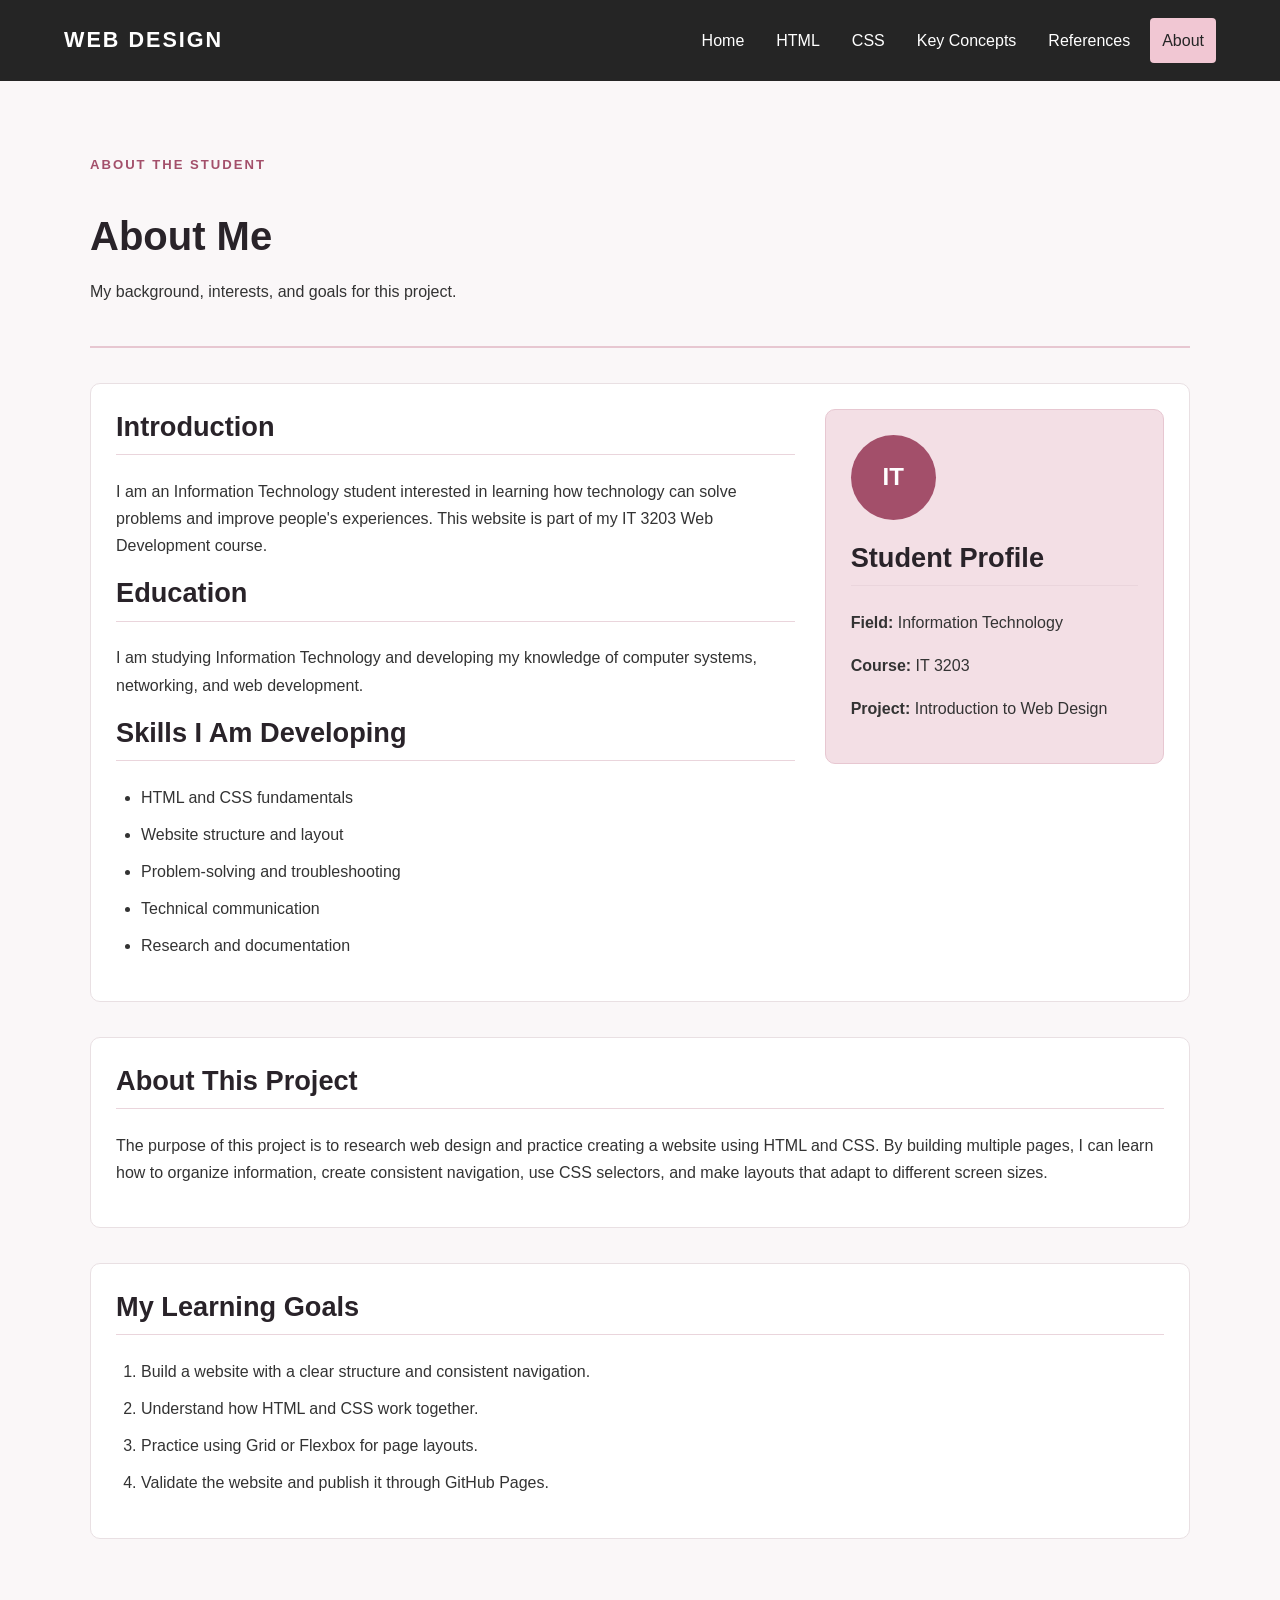
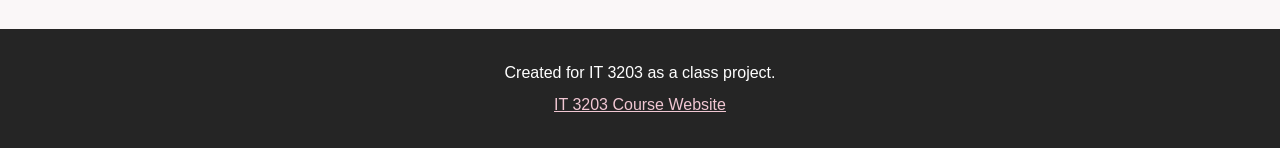
<file: about-me.html>
<!DOCTYPE html>
<html lang="en">
<head>
    <meta charset="UTF-8">
    <meta name="viewport" content="width=device-width, initial-scale=1.0">
    <title> About Me | Understanding Web Design</title>
    <link rel="stylesheet" href="style.css">
</head>
<body>
    <!-- Shared navigation -->
    <header class="site-header">
        <a class="logo" href="index.html">WEB DESIGN</a>
        <nav aria-label="Main navigation">
            <ul class="nav-links">
                <li><a href="index.html">Home</a></li>
                <li><a href="html-structure.html">HTML</a></li>
                <li><a href="css-design.html">CSS</a></li>
                <li><a href="key-concepts.html">Key Concepts</a></li>
                <li><a href="references.html">References</a></li>
                <li><a class="active" href="about.html">About</a></li>
            </ul>
        </nav>
    </header>

    <main class="container">
        <section class="page-heading">
            <p class="eyebrow">ABOUT THE STUDENT</p>
            <h1>About Me</h1>
            <p>My background, interests, and goals for this project.</p>
        </section>

        <section class="content-section about-layout">
            <div>
                <h2>Introduction</h2>
                <p>
                    I am an Information Technology student interested in
                    learning how technology can solve problems and improve
                    people's experiences. This website is part of my IT 3203
                    Web Development course.
                </p>

                <h2>Education</h2>
                <p>
                    I am studying Information Technology and developing my
                    knowledge of computer systems, networking, and web
                    development.
                </p>

                <h2>Skills I Am Developing</h2>
                <ul class="term-list">
                    <li>HTML and CSS fundamentals</li>
                    <li>Website structure and layout</li>
                    <li>Problem-solving and troubleshooting</li>
                    <li>Technical communication</li>
                    <li>Research and documentation</li>
                </ul>
            </div>

            <aside class="profile-card">
                <div class="profile-placeholder" aria-hidden="true">IT</div>
                <h2>Student Profile</h2>
                <p><strong>Field:</strong> Information Technology</p>
                <p><strong>Course:</strong> IT 3203</p>
                <p><strong>Project:</strong> Introduction to Web Design</p>
            </aside>
        </section>

        <section class="content-section">
            <h2>About This Project</h2>
            <p>
                The purpose of this project is to research web design and
                practice creating a website using HTML and CSS. By building
                multiple pages, I can learn how to organize information,
                create consistent navigation, use CSS selectors, and make
                layouts that adapt to different screen sizes.
            </p>
        </section>

        <section class="content-section">
            <h2>My Learning Goals</h2>
            <ol class="term-list">
                <li>Build a website with a clear structure and consistent navigation.</li>
                <li>Understand how HTML and CSS work together.</li>
                <li>Practice using Grid or Flexbox for page layouts.</li>
                <li>Validate the website and publish it through GitHub Pages.</li>
            </ol>
        </section>
    </main>

    <footer class="site-footer">
        <p>Created for IT 3203 as a class project.</p>
        <p><a href="https://ksuweb.github.io/IT3203/" target="_blank"
              rel="noopener noreferrer">IT 3203 Course Website</a></p>
    </footer>
</body>
</html>
</file>
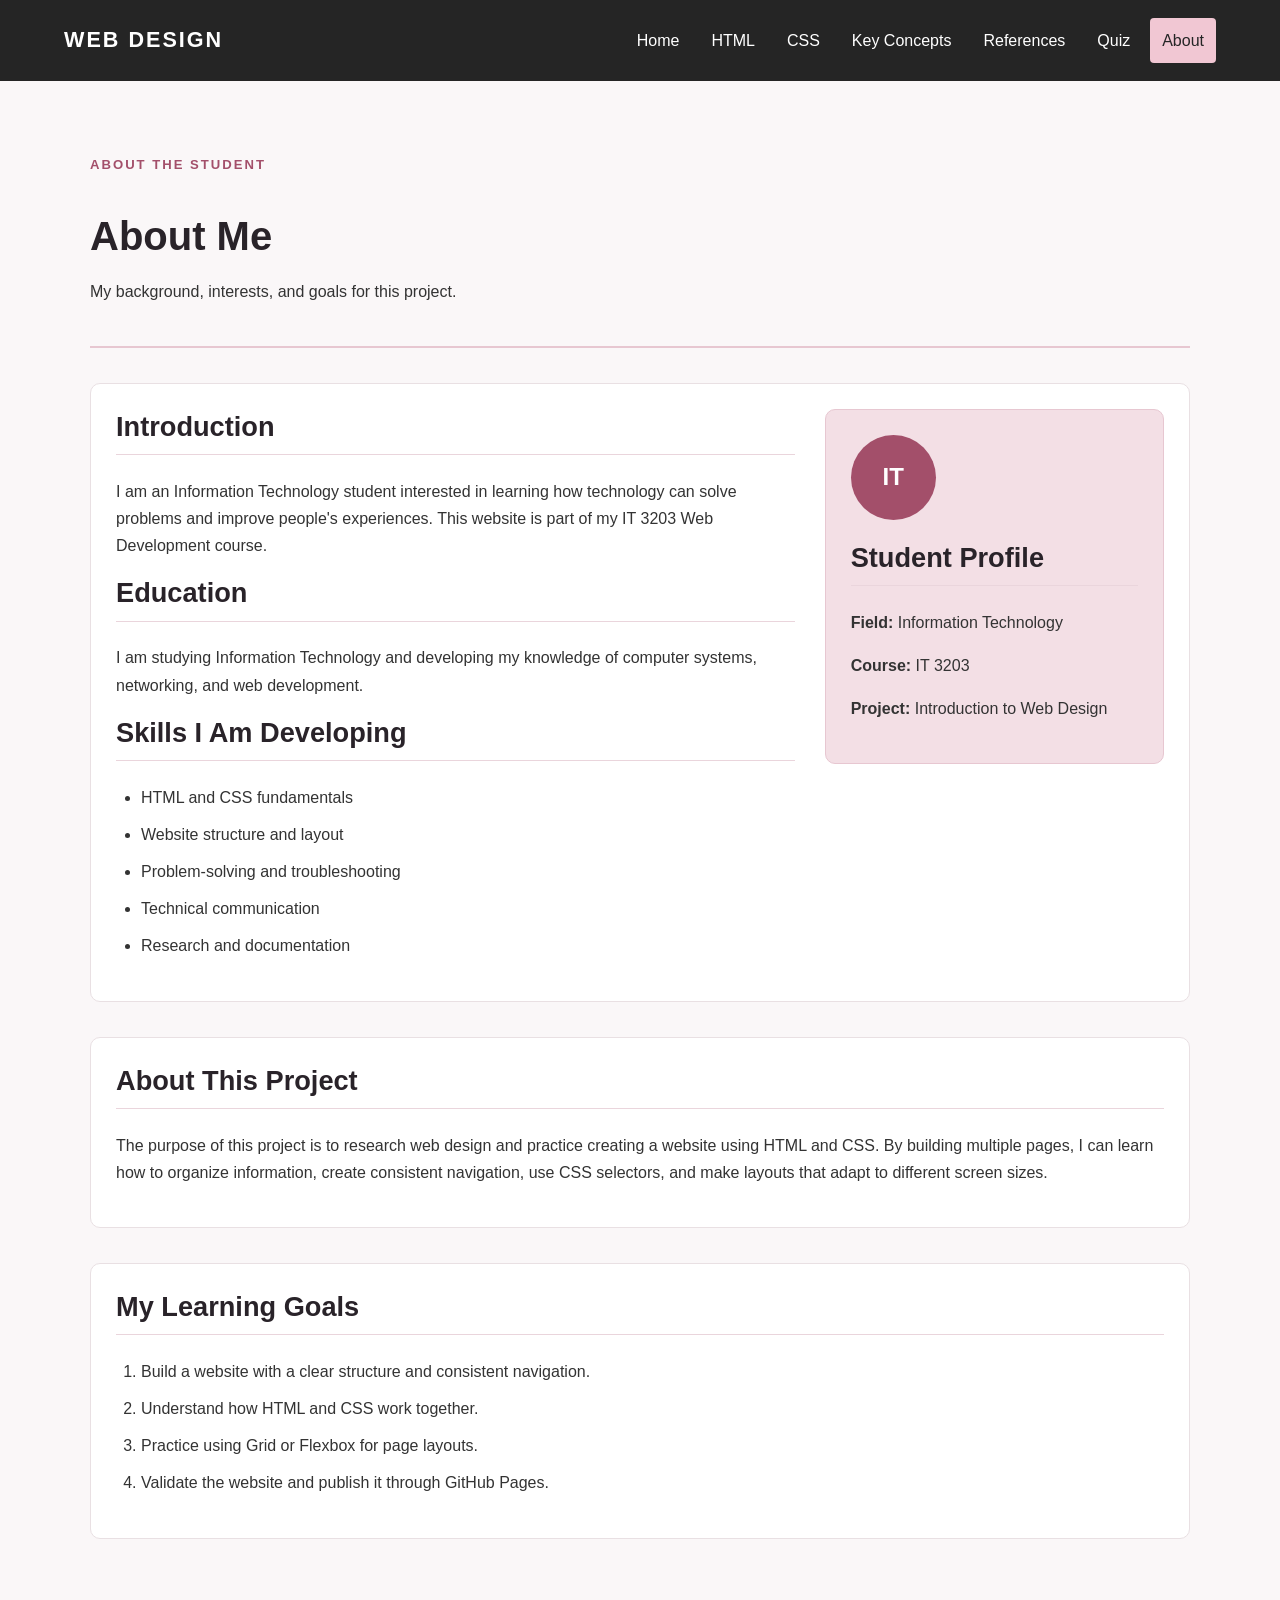
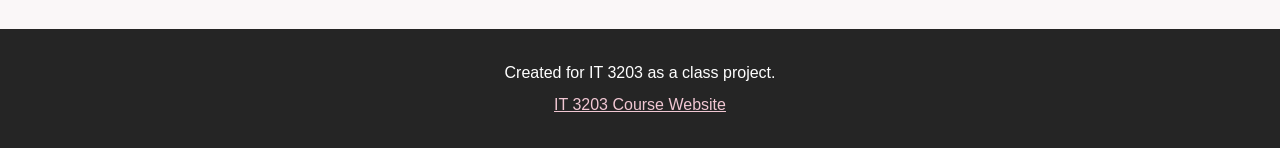
<file: about.html>
<!DOCTYPE html>
<html lang="en">
<head>
    <meta name="viewport" content="width=device-width, initial-scale=1.0">
    <meta charset="UTF-8">
    <meta name="viewport" content="width=device-width, initial-scale=1.0">
    <title> About Me | Understanding Web Design</title>
    <link rel="stylesheet" href="style.css">
</head>
<body>
    <!-- Shared navigation -->
    <header class="site-header">
        <a class="logo" href="index.html">WEB DESIGN</a>
        <nav aria-label="Main navigation">
            <ul class="nav-links">
                <li><a href="index.html">Home</a></li>
                <li><a href="html-structure.html">HTML</a></li>
                <li><a href="css-design.html">CSS</a></li>
                <li><a href="key-concepts.html">Key Concepts</a></li>
                <li><a href="references.html">References</a></li>
                <li><a href="quiz.html">Quiz</a></li>
                <li><a class="active" href="about.html">About</a></li>
            </ul>
        </nav>
    </header>

    <main class="container">
        <section class="page-heading">
            <p class="eyebrow">ABOUT THE STUDENT</p>
            <h1>About Me</h1>
            <p>My background, interests, and goals for this project.</p>
        </section>

        <section class="content-section about-layout">
            <div>
                <h2>Introduction</h2>
                <p>
                    I am an Information Technology student interested in
                    learning how technology can solve problems and improve
                    people's experiences. This website is part of my IT 3203
                    Web Development course.
                </p>

                <h2>Education</h2>
                <p>
                    I am studying Information Technology and developing my
                    knowledge of computer systems, networking, and web
                    development.
                </p>

                <h2>Skills I Am Developing</h2>
                <ul class="term-list">
                    <li>HTML and CSS fundamentals</li>
                    <li>Website structure and layout</li>
                    <li>Problem-solving and troubleshooting</li>
                    <li>Technical communication</li>
                    <li>Research and documentation</li>
                </ul>
            </div>

            <aside class="profile-card">
                <div class="profile-placeholder" aria-hidden="true">IT</div>
                <h2>Student Profile</h2>
                <p><strong>Field:</strong> Information Technology</p>
                <p><strong>Course:</strong> IT 3203</p>
                <p><strong>Project:</strong> Introduction to Web Design</p>
            </aside>
        </section>

        <section class="content-section">
            <h2>About This Project</h2>
            <p>
                The purpose of this project is to research web design and
                practice creating a website using HTML and CSS. By building
                multiple pages, I can learn how to organize information,
                create consistent navigation, use CSS selectors, and make
                layouts that adapt to different screen sizes.
            </p>
        </section>

        <section class="content-section">
            <h2>My Learning Goals</h2>
            <ol class="term-list">
                <li>Build a website with a clear structure and consistent navigation.</li>
                <li>Understand how HTML and CSS work together.</li>
                <li>Practice using Grid or Flexbox for page layouts.</li>
                <li>Validate the website and publish it through GitHub Pages.</li>
            </ol>
        </section>
    </main>

    <footer class="site-footer">
        <p>Created for IT 3203 as a class project.</p>
        <p><a href="https://ksuweb.github.io/IT3203/" target="_blank"
              rel="noopener noreferrer">IT 3203 Course Website</a></p>
    </footer>
</body>
</html>
</file>
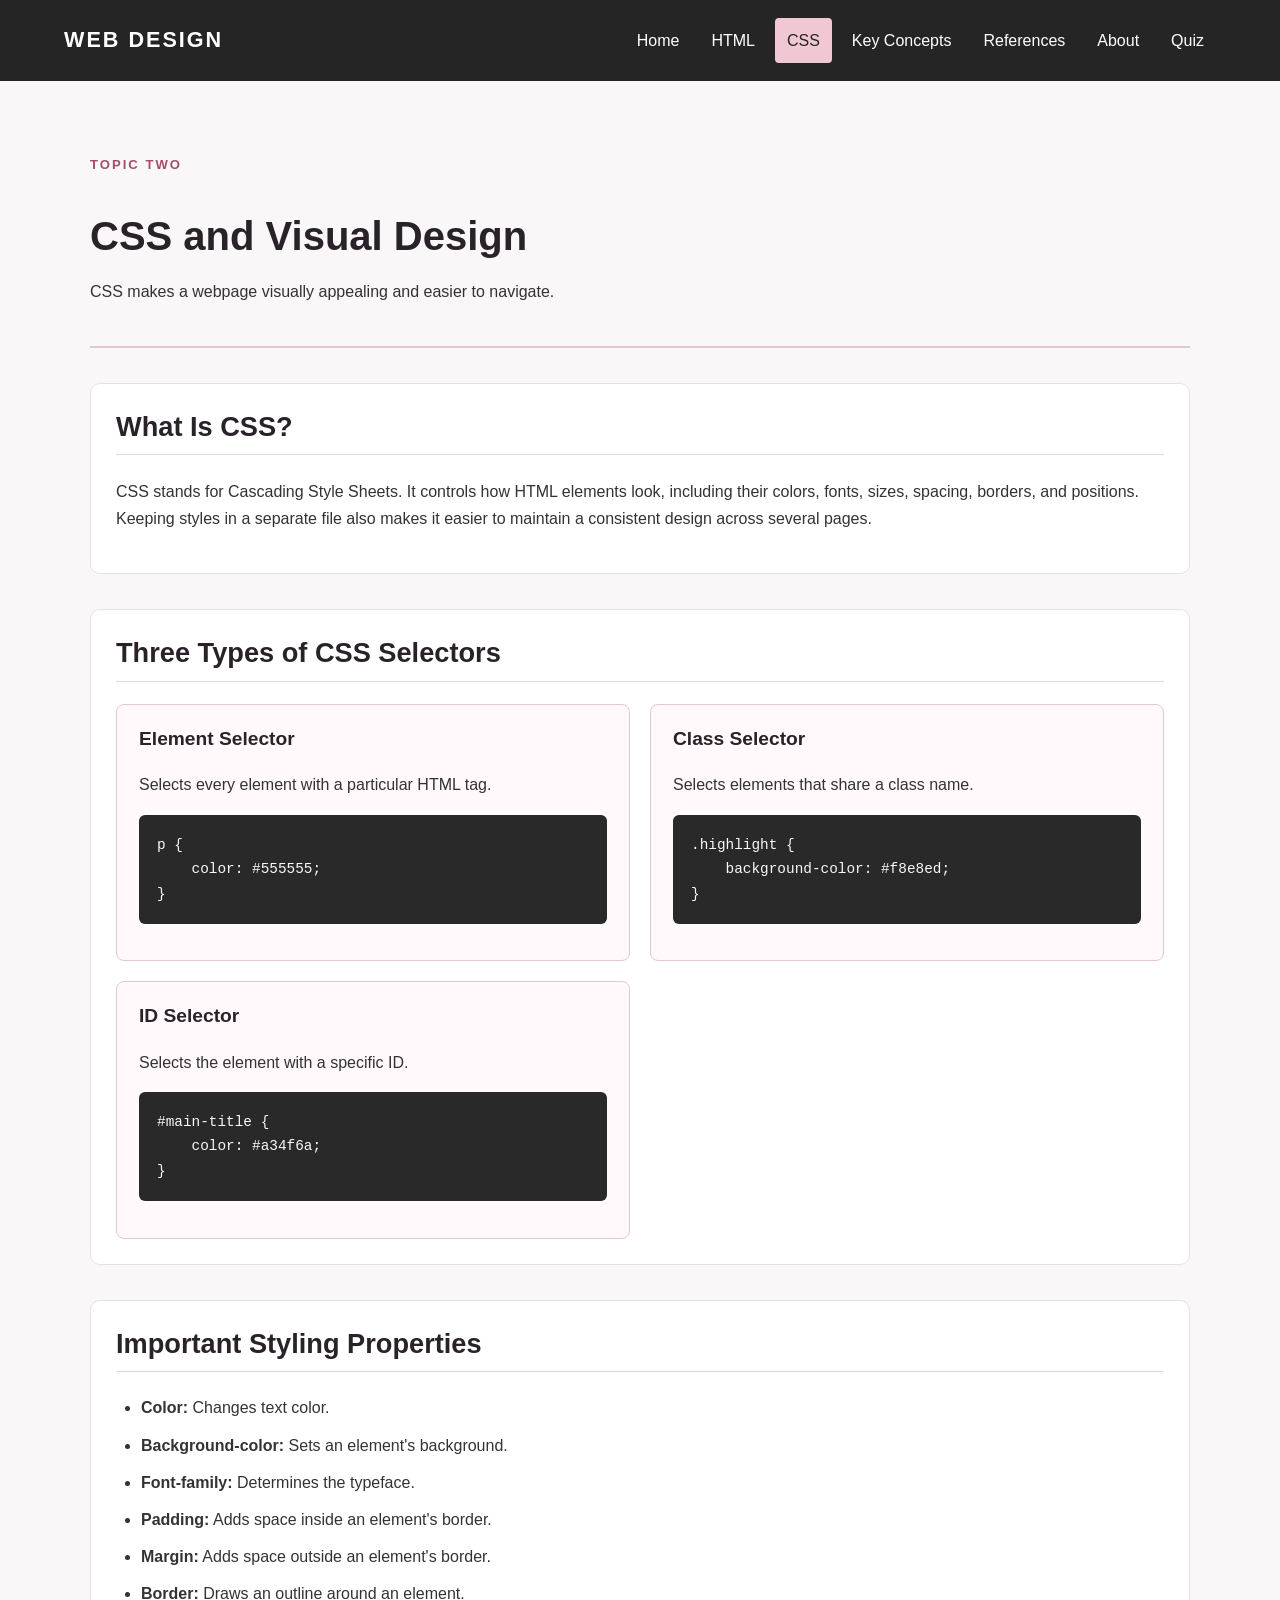
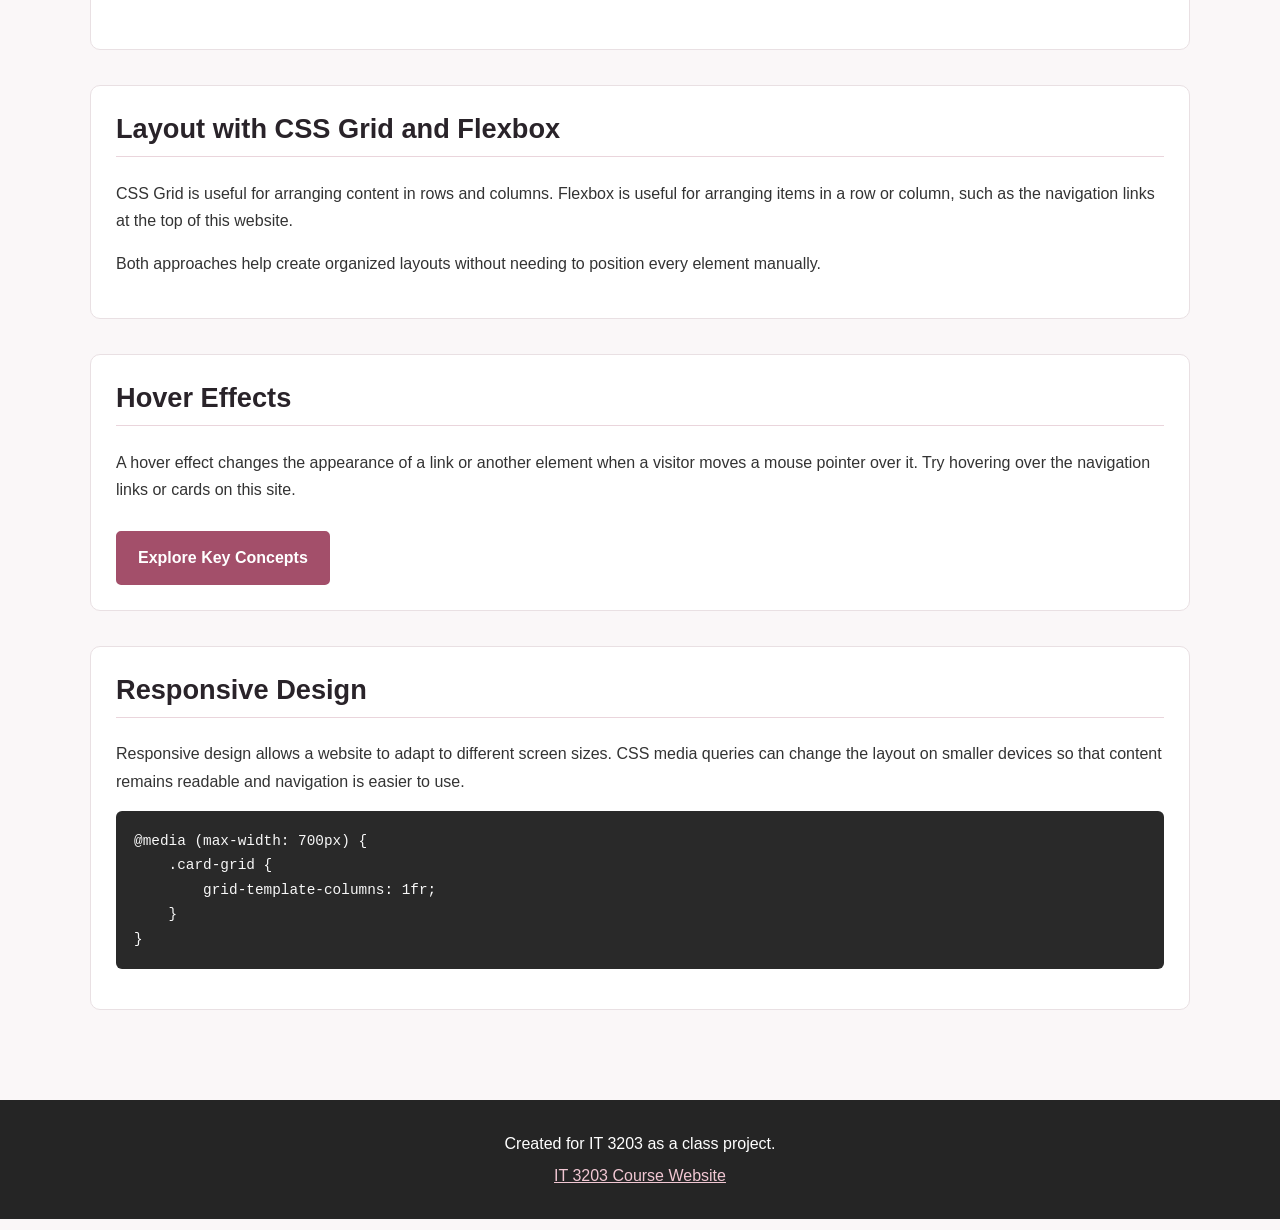
<file: css-design.html>
<!DOCTYPE html>
<html lang="en">
<head>
    <meta name="viewport" content="width=device-width, initial-scale=1.0">
    <meta charset="UTF-8">
    <meta name="viewport" content="width=device-width, initial-scale=1.0">
    <title>CSS and Visual Design | Understanding Web Design</title>
    <link rel="stylesheet" href="style.css">
</head>
<body>
    <!-- Shared navigation -->
    <header class="site-header">
        <a class="logo" href="index.html">WEB DESIGN</a>
        <nav aria-label="Main navigation">
            <ul class="nav-links">
                <li><a href="index.html">Home</a></li>
                <li><a href="html-structure.html">HTML</a></li>
                <li><a class="active" href="css-design.html">CSS</a></li>
                <li><a href="key-concepts.html">Key Concepts</a></li>
                <li><a href="references.html">References</a></li>
                <li><a href="about.html">About</a></li>
                <li><a href="quiz.html">Quiz</a></li>
            </ul>
        </nav>
    </header>

    <main class="container">
        <section class="page-heading">
            <p class="eyebrow">TOPIC TWO</p>
            <h1>CSS and Visual Design</h1>
            <p>CSS makes a webpage visually appealing and easier to navigate.</p>
        </section>

        <section class="content-section">
            <h2>What Is CSS?</h2>
            <p>
                CSS stands for Cascading Style Sheets. It controls how HTML
                elements look, including their colors, fonts, sizes, spacing,
                borders, and positions. Keeping styles in a separate file
                also makes it easier to maintain a consistent design across
                several pages.
            </p>
        </section>

        <section class="content-section">
            <h2>Three Types of CSS Selectors</h2>
            <div class="card-grid">
                <article class="content-card">
                    <h3>Element Selector</h3>
                    <p>Selects every element with a particular HTML tag.</p>
                    <pre><code>p {
    color: #555555;
}</code></pre>
                </article>

                <article class="content-card">
                    <h3>Class Selector</h3>
                    <p>Selects elements that share a class name.</p>
                    <pre><code>.highlight {
    background-color: #f8e8ed;
}</code></pre>
                </article>

                <article class="content-card">
                    <h3>ID Selector</h3>
                    <p>Selects the element with a specific ID.</p>
                    <pre><code>#main-title {
    color: #a34f6a;
}</code></pre>
                </article>
            </div>
        </section>

        <section class="content-section">
            <h2>Important Styling Properties</h2>
            <ul class="term-list">
                <li><strong>Color:</strong> Changes text color.</li>
                <li><strong>Background-color:</strong> Sets an element's background.</li>
                <li><strong>Font-family:</strong> Determines the typeface.</li>
                <li><strong>Padding:</strong> Adds space inside an element's border.</li>
                <li><strong>Margin:</strong> Adds space outside an element's border.</li>
                <li><strong>Border:</strong> Draws an outline around an element.</li>
            </ul>
        </section>

        <section class="content-section">
            <h2>Layout with CSS Grid and Flexbox</h2>
            <p>
                CSS Grid is useful for arranging content in rows and columns.
                Flexbox is useful for arranging items in a row or column,
                such as the navigation links at the top of this website.
            </p>
            <p>
                Both approaches help create organized layouts without needing
                to position every element manually.
            </p>
        </section>

        <section class="content-section">
            <h2>Hover Effects</h2>
            <p>
                A hover effect changes the appearance of a link or another
                element when a visitor moves a mouse pointer over it.
                Try hovering over the navigation links or cards on this site.
            </p>
            <a class="button" href="key-concepts.html">Explore Key Concepts</a>
        </section>

        <section class="content-section">
            <h2>Responsive Design</h2>
            <p>
                Responsive design allows a website to adapt to different
                screen sizes. CSS media queries can change the layout on
                smaller devices so that content remains readable and
                navigation is easier to use.
            </p>
            <pre><code>@media (max-width: 700px) {
    .card-grid {
        grid-template-columns: 1fr;
    }
}</code></pre>
        </section>
    </main>

    <footer class="site-footer">
        <p>Created for IT 3203 as a class project.</p>
        <p><a href="https://ksuweb.github.io/IT3203/" target="_blank"
              rel="noopener noreferrer">IT 3203 Course Website</a></p>
    </footer>
</body>
</html>
</file>
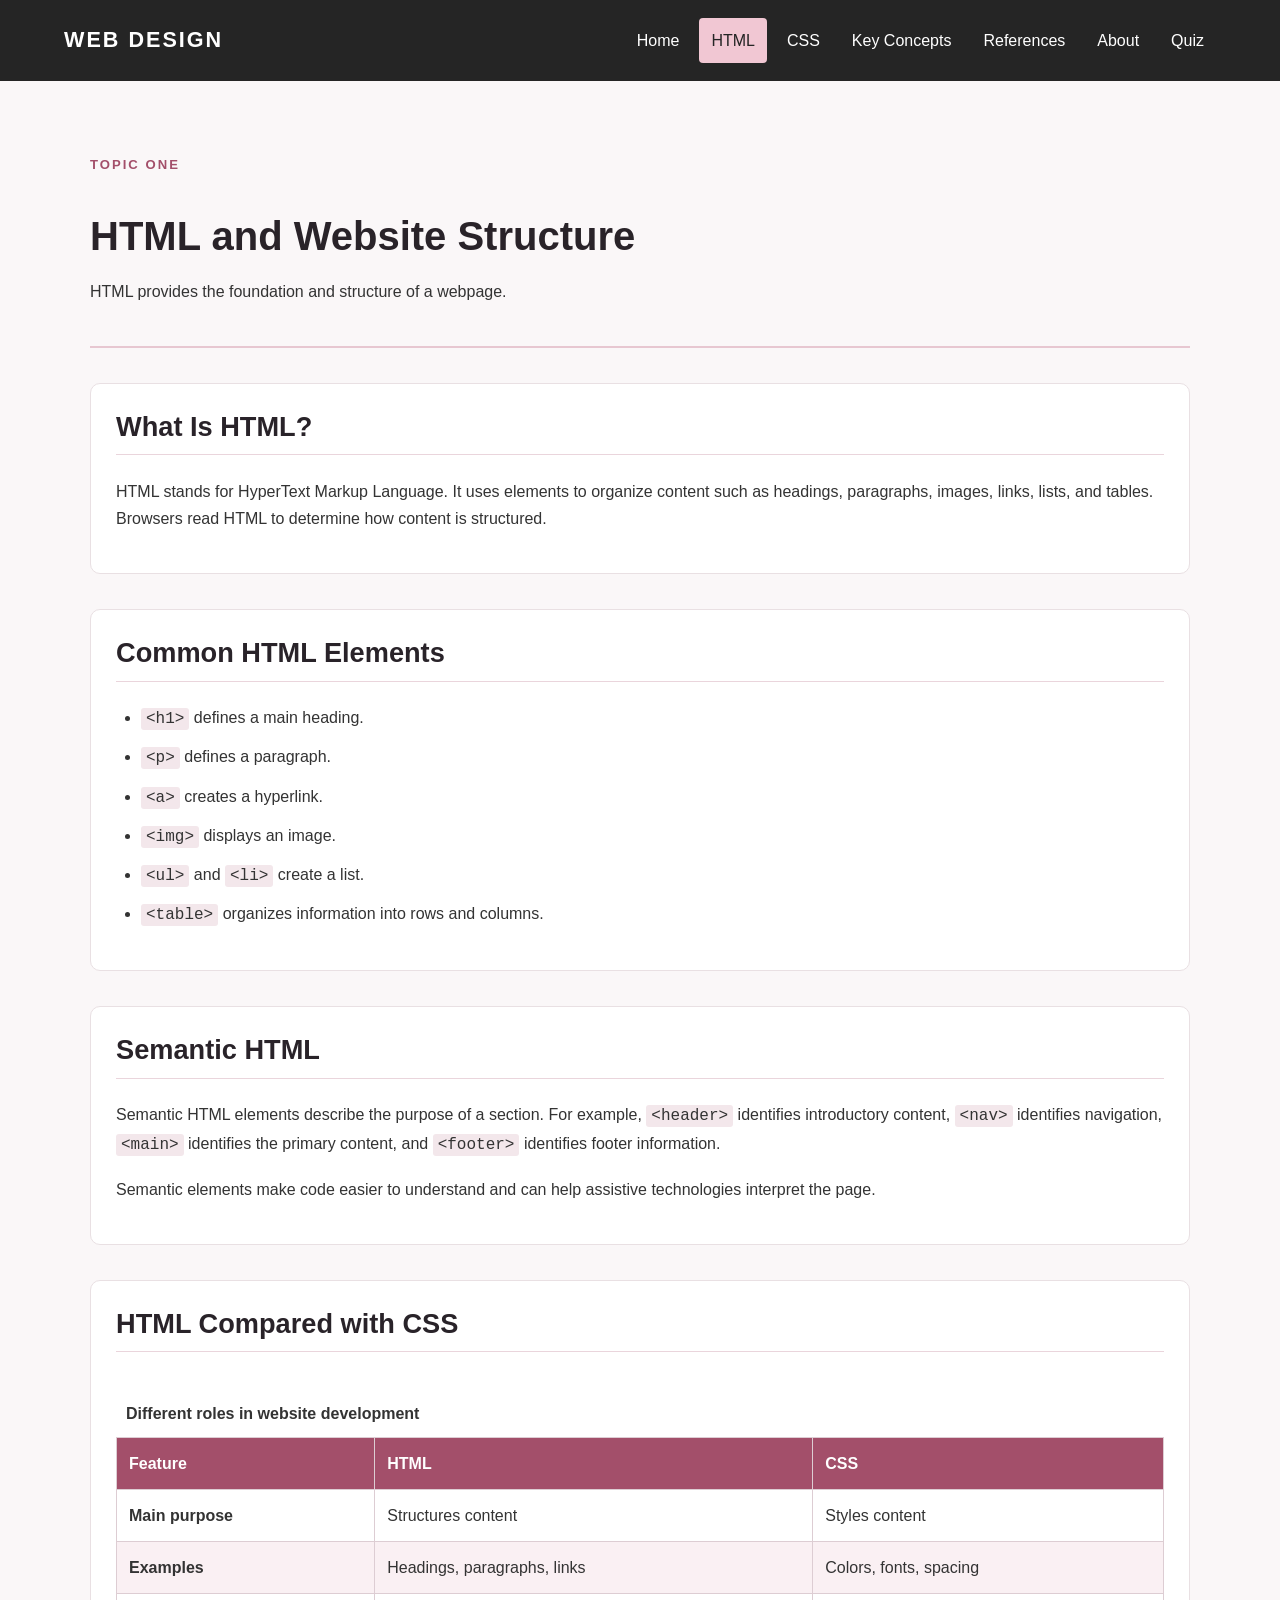
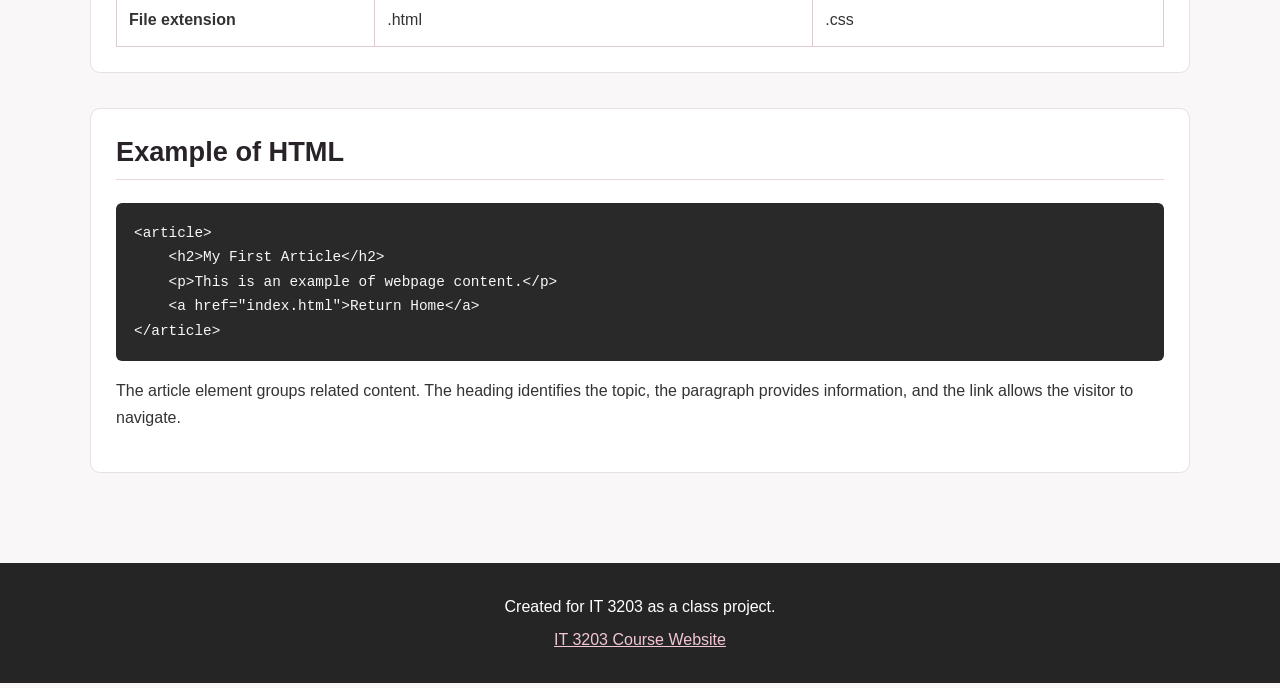
<file: html-structure.html>
<!DOCTYPE html>
<html lang="en">
<head>
    <meta name="viewport" content="width=device-width, initial-scale=1.0">
    <meta charset="UTF-8">
    <meta name="viewport" content="width=device-width, initial-scale=1.0">
    <title>HTML and Structure | Understanding Web Design</title>
    <link rel="stylesheet" href="style.css">
</head>
<body>
    <!-- Consistent navigation menu -->
    <header class="site-header">
        <a class="logo" href="index.html">WEB DESIGN</a>
        <nav aria-label="Main navigation">
            <ul class="nav-links">
                <li><a href="index.html">Home</a></li>
                <li><a class="active" href="html-structure.html">HTML</a></li>
                <li><a href="css-design.html">CSS</a></li>
                <li><a href="key-concepts.html">Key Concepts</a></li>
                <li><a href="references.html">References</a></li>
                <li><a href="about.html">About</a></li>
                <li><a href="quiz.html">Quiz</a></li>
            </ul>
        </nav>
    </header>

    <main class="container">
        <section class="page-heading">
            <p class="eyebrow">TOPIC ONE</p>
            <h1>HTML and Website Structure</h1>
            <p>HTML provides the foundation and structure of a webpage.</p>
        </section>

        <section class="content-section">
            <h2>What Is HTML?</h2>
            <p>
                HTML stands for HyperText Markup Language. It uses elements
                to organize content such as headings, paragraphs, images,
                links, lists, and tables. Browsers read HTML to determine
                how content is structured.
            </p>
        </section>

        <section class="content-section">
            <h2>Common HTML Elements</h2>
            <ul class="term-list">
                <li><code>&lt;h1&gt;</code> defines a main heading.</li>
                <li><code>&lt;p&gt;</code> defines a paragraph.</li>
                <li><code>&lt;a&gt;</code> creates a hyperlink.</li>
                <li><code>&lt;img&gt;</code> displays an image.</li>
                <li><code>&lt;ul&gt;</code> and <code>&lt;li&gt;</code> create a list.</li>
                <li><code>&lt;table&gt;</code> organizes information into rows and columns.</li>
            </ul>
        </section>

        <section class="content-section">
            <h2>Semantic HTML</h2>
            <p>
                Semantic HTML elements describe the purpose of a section.
                For example, <code>&lt;header&gt;</code> identifies introductory
                content, <code>&lt;nav&gt;</code> identifies navigation,
                <code>&lt;main&gt;</code> identifies the primary content, and
                <code>&lt;footer&gt;</code> identifies footer information.
            </p>
            <p>
                Semantic elements make code easier to understand and can help
                assistive technologies interpret the page.
            </p>
        </section>

        <section class="content-section">
            <h2>HTML Compared with CSS</h2>
            <div class="table-wrapper">
                <table>
                    <caption>Different roles in website development</caption>
                    <thead>
                        <tr>
                            <th scope="col">Feature</th>
                            <th scope="col">HTML</th>
                            <th scope="col">CSS</th>
                        </tr>
                    </thead>
                    <tbody>
                        <tr>
                            <th scope="row">Main purpose</th>
                            <td>Structures content</td>
                            <td>Styles content</td>
                        </tr>
                        <tr>
                            <th scope="row">Examples</th>
                            <td>Headings, paragraphs, links</td>
                            <td>Colors, fonts, spacing</td>
                        </tr>
                        <tr>
                            <th scope="row">File extension</th>
                            <td>.html</td>
                            <td>.css</td>
                        </tr>
                    </tbody>
                </table>
            </div>
        </section>

        <section class="content-section">
            <h2>Example of HTML</h2>
            <pre><code>&lt;article&gt;
    &lt;h2&gt;My First Article&lt;/h2&gt;
    &lt;p&gt;This is an example of webpage content.&lt;/p&gt;
    &lt;a href="index.html"&gt;Return Home&lt;/a&gt;
&lt;/article&gt;</code></pre>
            <p>
                The article element groups related content. The heading
                identifies the topic, the paragraph provides information,
                and the link allows the visitor to navigate.
            </p>
        </section>
    </main>

    <footer class="site-footer">
        <p>Created for IT 3203 as a class project.</p>
        <p><a href="https://ksuweb.github.io/IT3203/" target="_blank"
              rel="noopener noreferrer">IT 3203 Course Website</a></p>
    </footer>
</body>
</html>
</file>
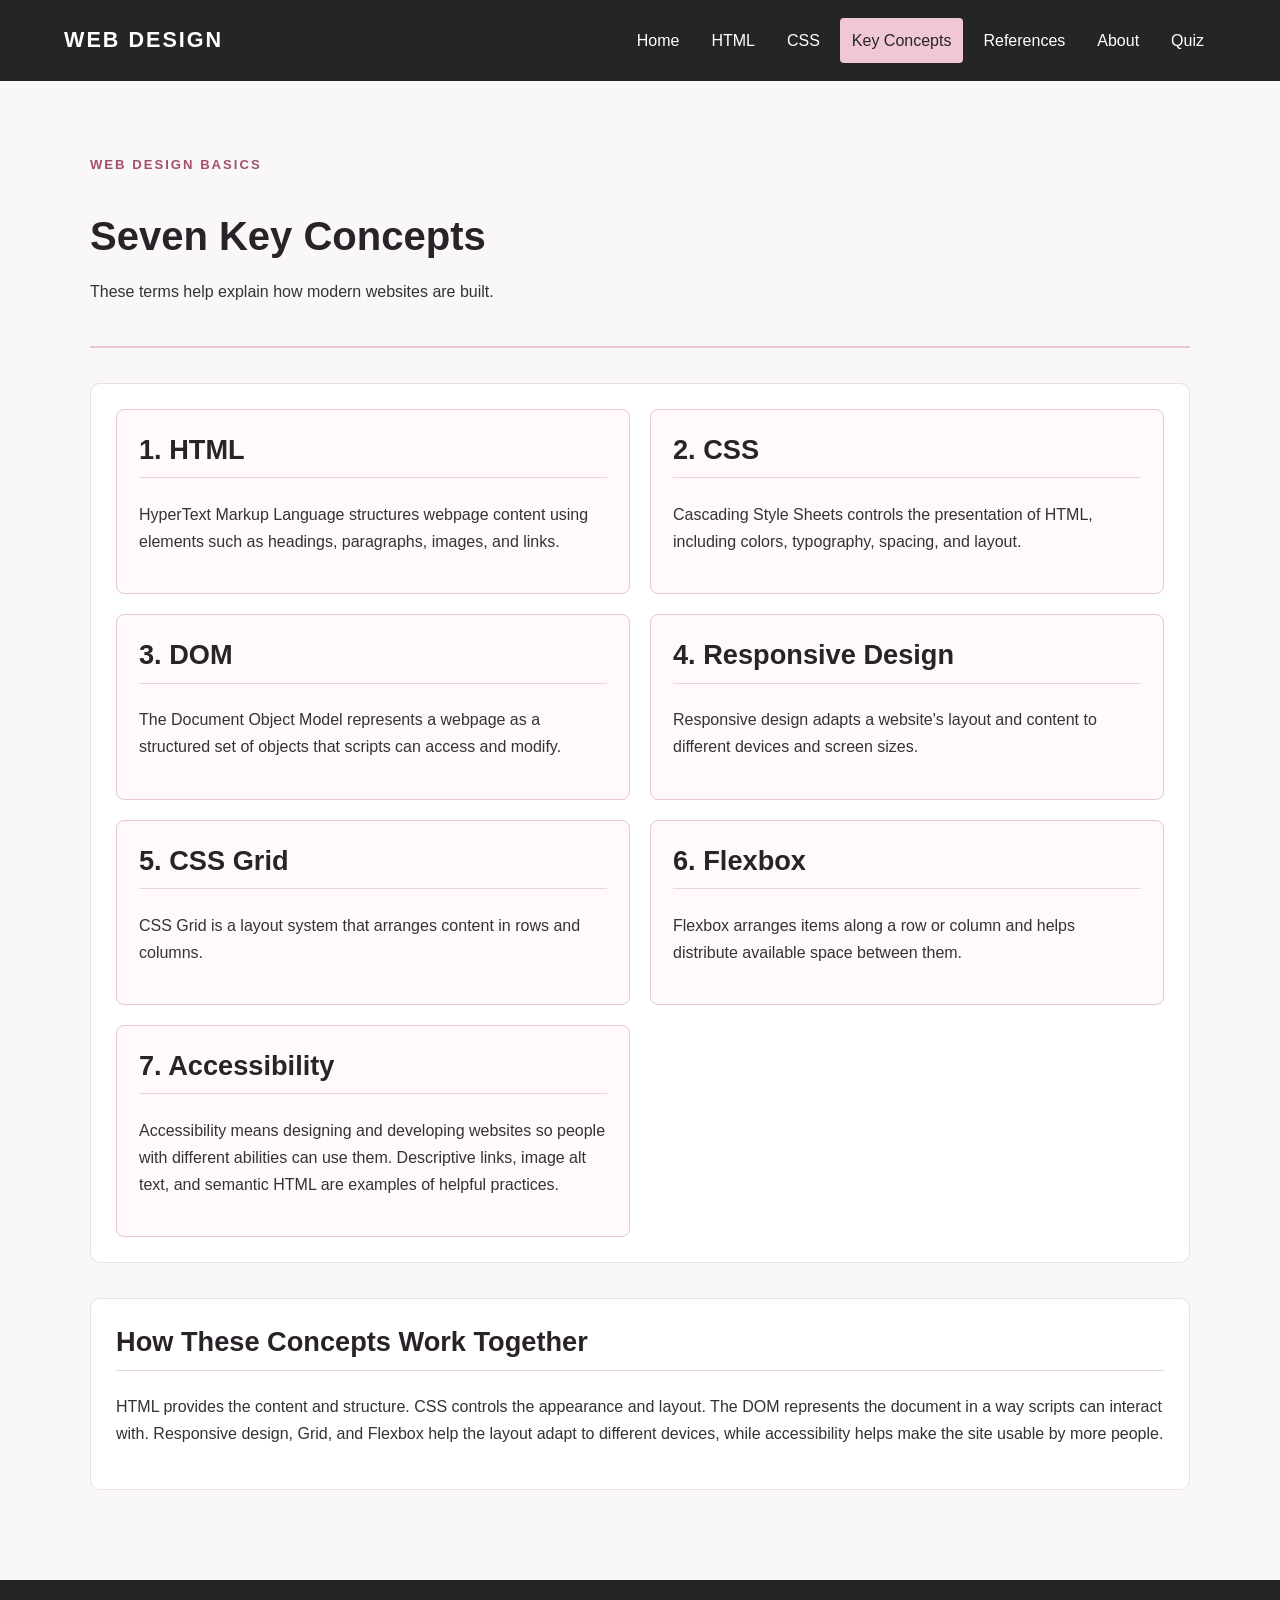
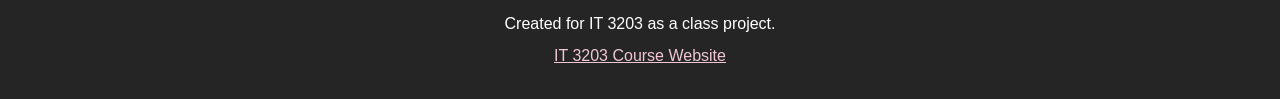
<file: key-concepts.html>
<!DOCTYPE html>
<html lang="en">
<head>
    <meta name="viewport" content="width=device-width, initial-scale=1.0">
    <meta charset="UTF-8">
    <meta name="viewport" content="width=device-width, initial-scale=1.0">
    <title>Key Concepts | Understanding Web Design</title>
    <link rel="stylesheet" href="style.css">
</head>
<body>
    <!-- Shared navigation -->
    <header class="site-header">
        <a class="logo" href="index.html">WEB DESIGN</a>
        <nav aria-label="Main navigation">
            <ul class="nav-links">
                <li><a href="index.html">Home</a></li>
                <li><a href="html-structure.html">HTML</a></li>
                <li><a href="css-design.html">CSS</a></li>
                <li><a class="active" href="key-concepts.html">Key Concepts</a></li>
                <li><a href="references.html">References</a></li>
                <li><a href="about.html">About</a></li>
                <li><a href="quiz.html">Quiz</a></li>
            </ul>
        </nav>
    </header>

    <main class="container">
        <section class="page-heading">
            <p class="eyebrow">WEB DESIGN BASICS</p>
            <h1>Seven Key Concepts</h1>
            <p>These terms help explain how modern websites are built.</p>
        </section>

        <section class="content-section">
            <div class="card-grid">
                <article class="content-card">
                    <h2>1. HTML</h2>
                    <p>
                        HyperText Markup Language structures webpage content
                        using elements such as headings, paragraphs, images,
                        and links.
                    </p>
                </article>

                <article class="content-card">
                    <h2>2. CSS</h2>
                    <p>
                        Cascading Style Sheets controls the presentation of
                        HTML, including colors, typography, spacing, and layout.
                    </p>
                </article>

                <article class="content-card">
                    <h2>3. DOM</h2>
                    <p>
                        The Document Object Model represents a webpage as a
                        structured set of objects that scripts can access
                        and modify.
                    </p>
                </article>

                <article class="content-card">
                    <h2>4. Responsive Design</h2>
                    <p>
                        Responsive design adapts a website's layout and content
                        to different devices and screen sizes.
                    </p>
                </article>

                <article class="content-card">
                    <h2>5. CSS Grid</h2>
                    <p>
                        CSS Grid is a layout system that arranges content
                        in rows and columns.
                    </p>
                </article>

                <article class="content-card">
                    <h2>6. Flexbox</h2>
                    <p>
                        Flexbox arranges items along a row or column and helps
                        distribute available space between them.
                    </p>
                </article>

                <article class="content-card">
                    <h2>7. Accessibility</h2>
                    <p>
                        Accessibility means designing and developing websites
                        so people with different abilities can use them.
                        Descriptive links, image alt text, and semantic HTML
                        are examples of helpful practices.
                    </p>
                </article>
            </div>
        </section>

        <section class="content-section">
            <h2>How These Concepts Work Together</h2>
            <p>
                HTML provides the content and structure. CSS controls the
                appearance and layout. The DOM represents the document in a
                way scripts can interact with. Responsive design, Grid, and
                Flexbox help the layout adapt to different devices, while
                accessibility helps make the site usable by more people.
            </p>
        </section>
    </main>

    <footer class="site-footer">
        <p>Created for IT 3203 as a class project.</p>
        <p><a href="https://ksuweb.github.io/IT3203/" target="_blank"
              rel="noopener noreferrer">IT 3203 Course Website</a></p>
    </footer>
</body>
</html>
</file>
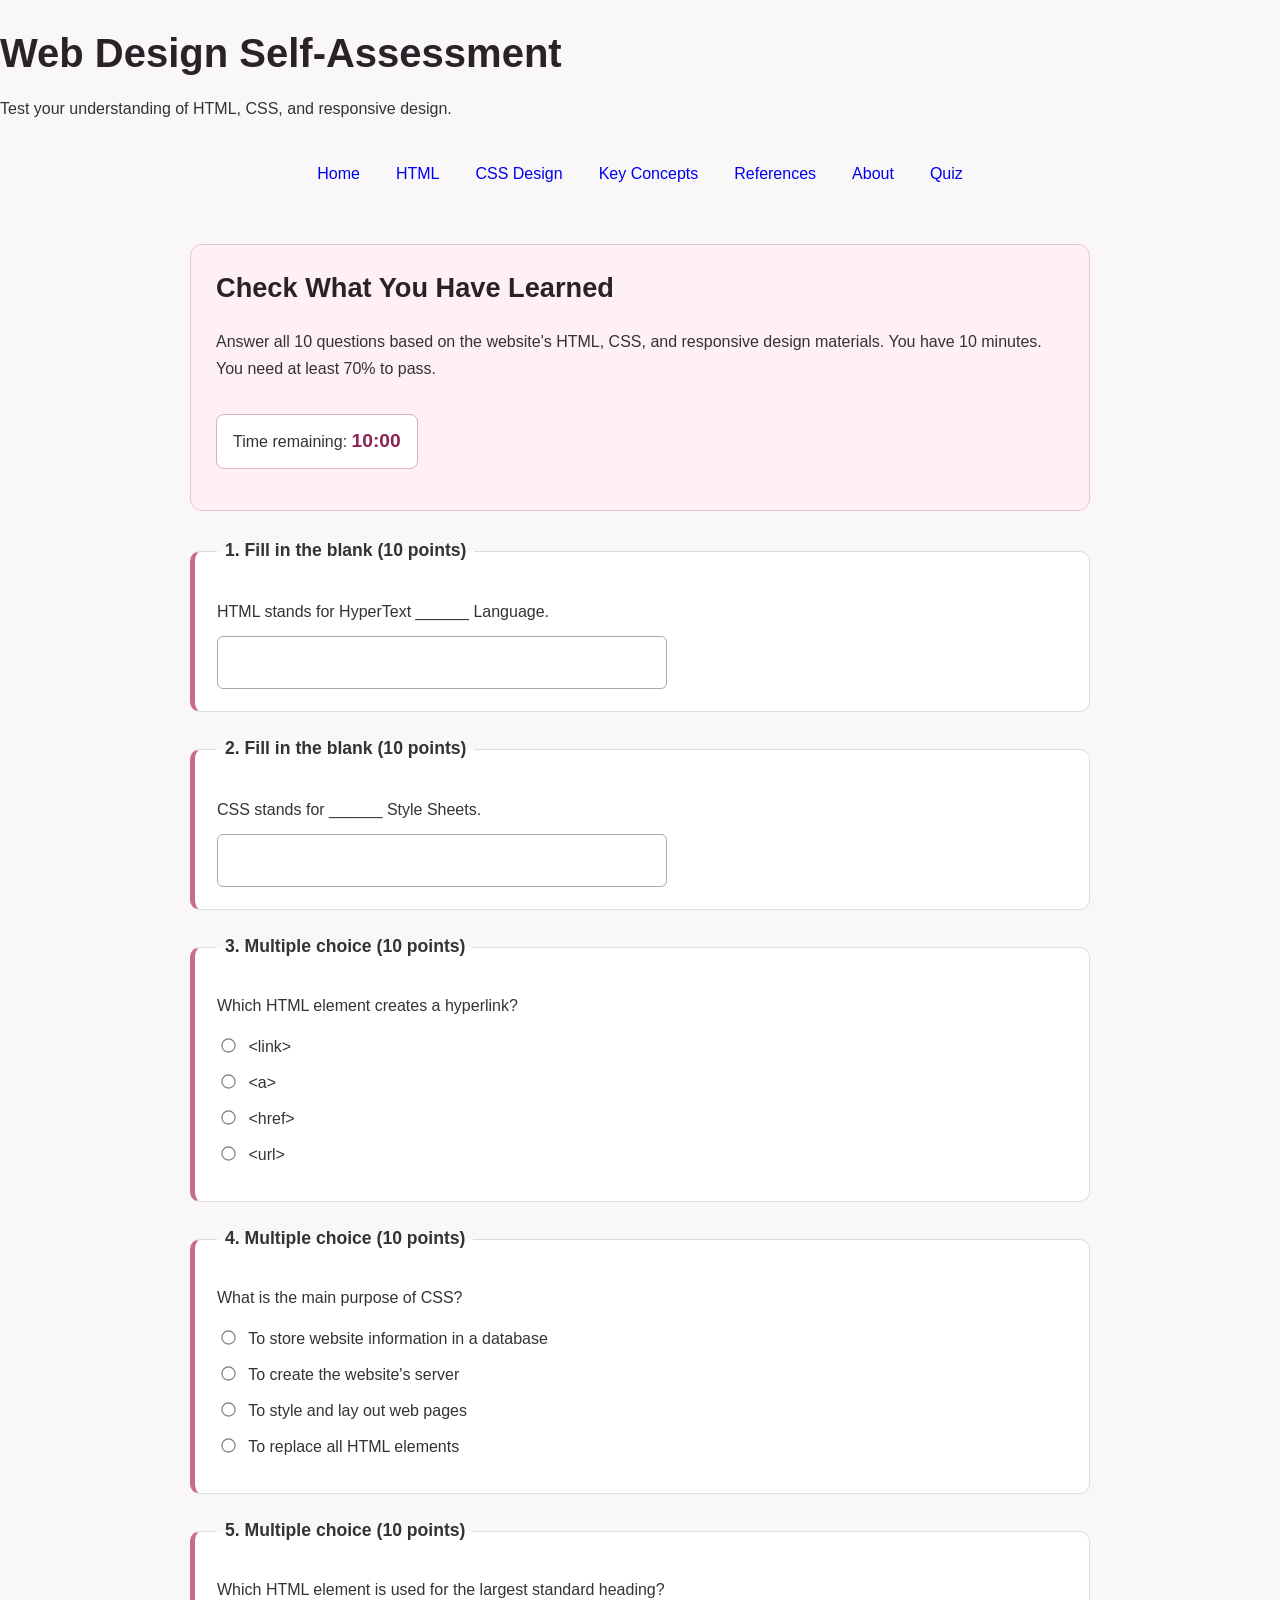
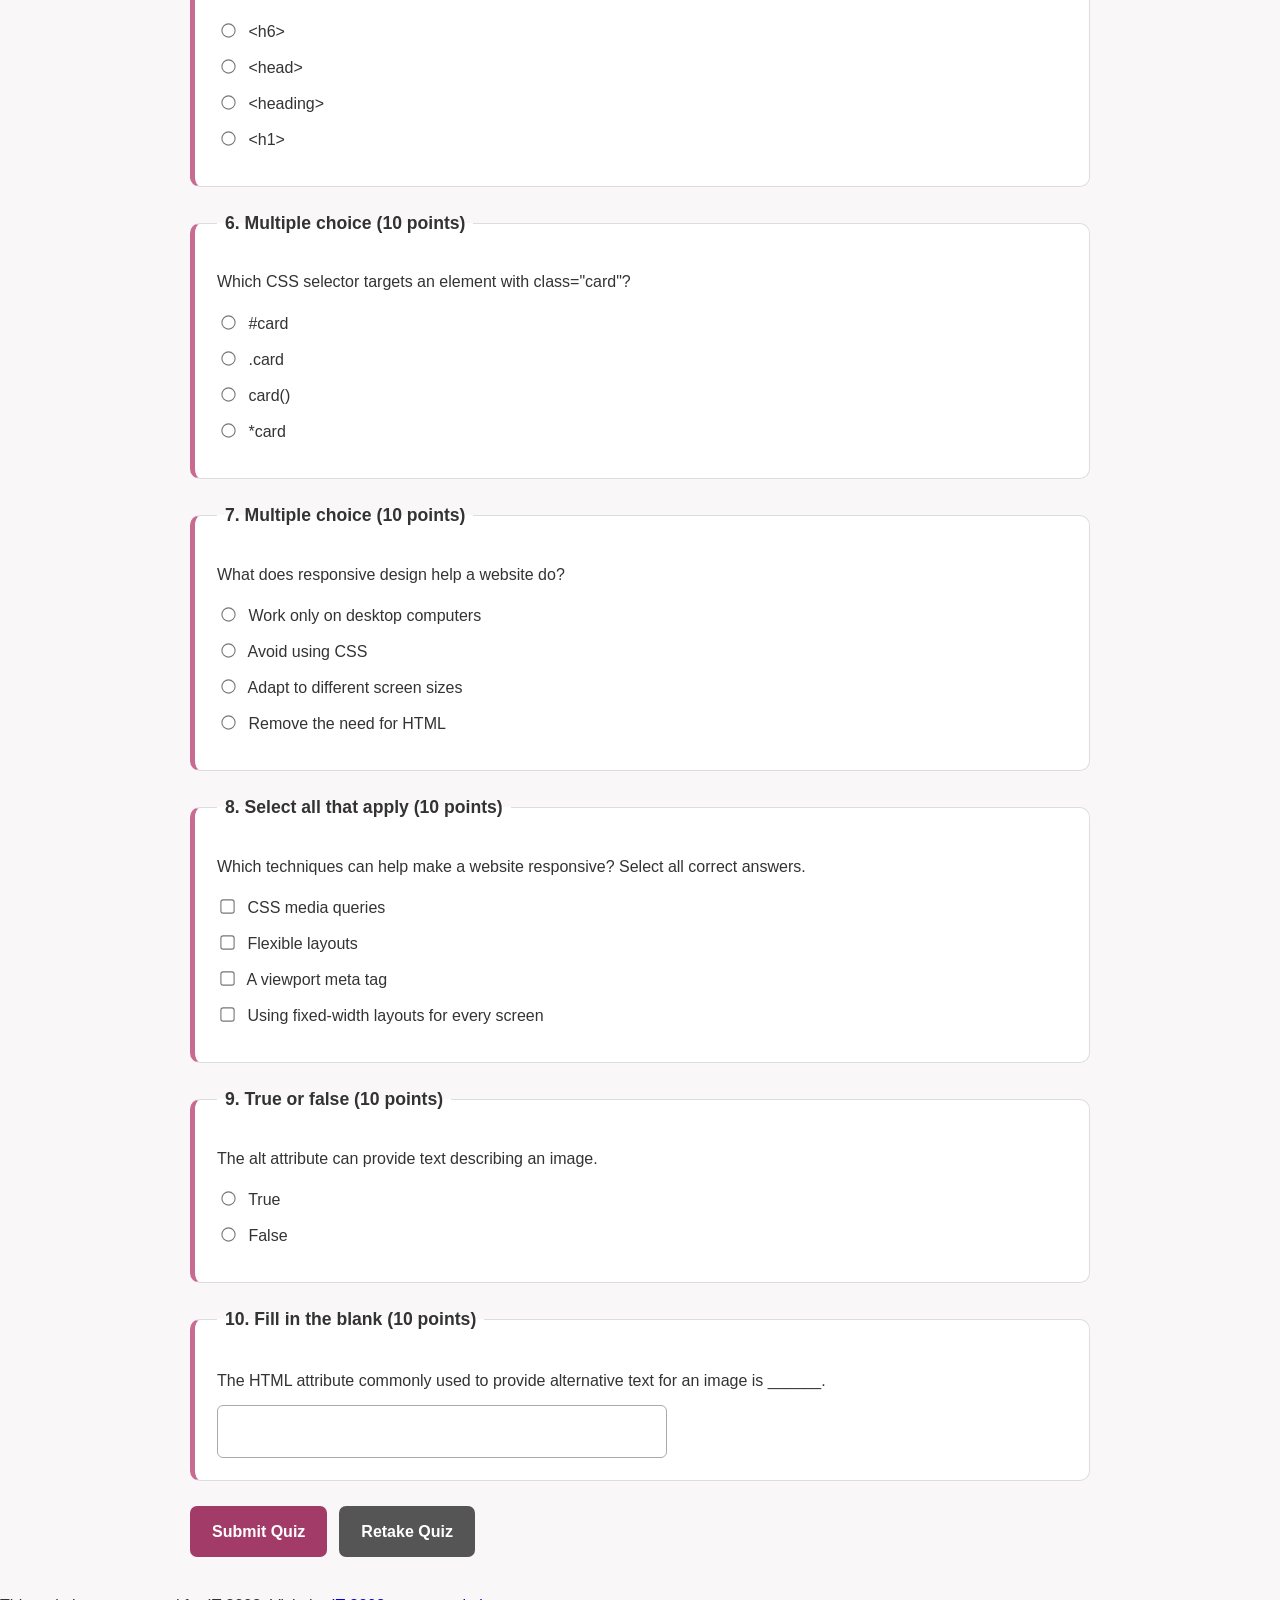
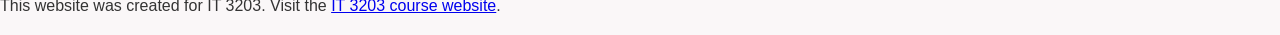
<file: quiz.html>
<!DOCTYPE html>
<html lang="en">
<head>
    <meta name="viewport" content="width=device-width, initial-scale=1.0">
    <meta charset="UTF-8">
    <meta name="viewport" content="width=device-width, initial-scale=1.0">
    <title>Web Design Self-Assessment Quiz</title>
    <link rel="stylesheet" href="style.css">
    <script src="quiz.js" defer></script>
</head>
<body>
    <header>
        <h1>Web Design Self-Assessment</h1>
        <p>Test your understanding of HTML, CSS, and responsive design.</p>
    </header>

    <!-- Keep the same main navigation on every website page. -->
    <nav>
        <ul>
            <li><a href="index.html">Home</a></li>
            <li><a href="html-structure.html">HTML</a></li>
            <li><a href="css-design.html">CSS Design</a></li>
            <li><a href="key-concepts.html">Key Concepts</a></li>
            <li><a href="references.html">References</a></li>
            <li><a href="about.html">About</a></li>
            <li><a href="quiz.html" aria-current="page">Quiz</a></li>
        </ul>
    </nav>

    <main class="quiz-container">
        <section class="quiz-intro">
            <h2>Check What You Have Learned</h2>
            <p>
                Answer all 10 questions based on the website's HTML, CSS,
                and responsive design materials. You have 10 minutes.
                You need at least 70% to pass.
            </p>
            <p class="timer-box">
                Time remaining: <strong id="timer">10:00</strong>
            </p>
        </section>

        <!-- Results are inserted here after the quiz is submitted. -->
        <section id="results" class="results" aria-live="polite" hidden></section>

        <form id="quiz-form" novalidate>
            <fieldset class="question">
                <legend>1. Fill in the blank (10 points)</legend>
                <label for="q1">
                    HTML stands for HyperText ______ Language.
                </label>
                <input type="text" id="q1" name="q1"
                       autocomplete="off" required>
            </fieldset>

            <fieldset class="question">
                <legend>2. Fill in the blank (10 points)</legend>
                <label for="q2">
                    CSS stands for ______ Style Sheets.
                </label>
                <input type="text" id="q2" name="q2"
                       autocomplete="off" required>
            </fieldset>

            <fieldset class="question">
                <legend>3. Multiple choice (10 points)</legend>
                <p>Which HTML element creates a hyperlink?</p>
                <label><input type="radio" name="q3" value="a" required>
                    &lt;link&gt;</label>
                <label><input type="radio" name="q3" value="b">
                    &lt;a&gt;</label>
                <label><input type="radio" name="q3" value="c">
                    &lt;href&gt;</label>
                <label><input type="radio" name="q3" value="d">
                    &lt;url&gt;</label>
            </fieldset>

            <fieldset class="question">
                <legend>4. Multiple choice (10 points)</legend>
                <p>What is the main purpose of CSS?</p>
                <label><input type="radio" name="q4" value="a" required>
                    To store website information in a database</label>
                <label><input type="radio" name="q4" value="b">
                    To create the website's server</label>
                <label><input type="radio" name="q4" value="c">
                    To style and lay out web pages</label>
                <label><input type="radio" name="q4" value="d">
                    To replace all HTML elements</label>
            </fieldset>

            <fieldset class="question">
                <legend>5. Multiple choice (10 points)</legend>
                <p>Which HTML element is used for the largest standard heading?</p>
                <label><input type="radio" name="q5" value="a" required>
                    &lt;h6&gt;</label>
                <label><input type="radio" name="q5" value="b">
                    &lt;head&gt;</label>
                <label><input type="radio" name="q5" value="c">
                    &lt;heading&gt;</label>
                <label><input type="radio" name="q5" value="d">
                    &lt;h1&gt;</label>
            </fieldset>

            <fieldset class="question">
                <legend>6. Multiple choice (10 points)</legend>
                <p>Which CSS selector targets an element with class="card"?</p>
                <label><input type="radio" name="q6" value="a" required>
                    #card</label>
                <label><input type="radio" name="q6" value="b">
                    .card</label>
                <label><input type="radio" name="q6" value="c">
                    card()</label>
                <label><input type="radio" name="q6" value="d">
                    *card</label>
            </fieldset>

            <fieldset class="question">
                <legend>7. Multiple choice (10 points)</legend>
                <p>What does responsive design help a website do?</p>
                <label><input type="radio" name="q7" value="a" required>
                    Work only on desktop computers</label>
                <label><input type="radio" name="q7" value="b">
                    Avoid using CSS</label>
                <label><input type="radio" name="q7" value="c">
                    Adapt to different screen sizes</label>
                <label><input type="radio" name="q7" value="d">
                    Remove the need for HTML</label>
            </fieldset>

            <fieldset class="question">
                <legend>8. Select all that apply (10 points)</legend>
                <p>
                    Which techniques can help make a website responsive?
                    Select all correct answers.
                </p>
                <label><input type="checkbox" name="q8" value="a">
                    CSS media queries</label>
                <label><input type="checkbox" name="q8" value="b">
                    Flexible layouts</label>
                <label><input type="checkbox" name="q8" value="c">
                    A viewport meta tag</label>
                <label><input type="checkbox" name="q8" value="d">
                    Using fixed-width layouts for every screen</label>
            </fieldset>

            <fieldset class="question">
                <legend>9. True or false (10 points)</legend>
                <p>The alt attribute can provide text describing an image.</p>
                <label><input type="radio" name="q9" value="true" required>
                    True</label>
                <label><input type="radio" name="q9" value="false">
                    False</label>
            </fieldset>

            <fieldset class="question">
                <legend>10. Fill in the blank (10 points)</legend>
                <label for="q10">
                    The HTML attribute commonly used to provide alternative
                    text for an image is ______.
                </label>
                <input type="text" id="q10" name="q10"
                       autocomplete="off" required>
            </fieldset>

            <div class="quiz-actions">
                <button type="submit" id="submit-quiz">Submit Quiz</button>
                <button type="reset" class="reset-button">Retake Quiz</button>
            </div>
        </form>
    </main>

    <footer>
        <p>
            This website was created for IT 3203.
            Visit the <a href="https://ksuweb.github.io/IT3203/">
            IT 3203 course website</a>.
        </p>
    </footer>
</body>
</html>
</file>
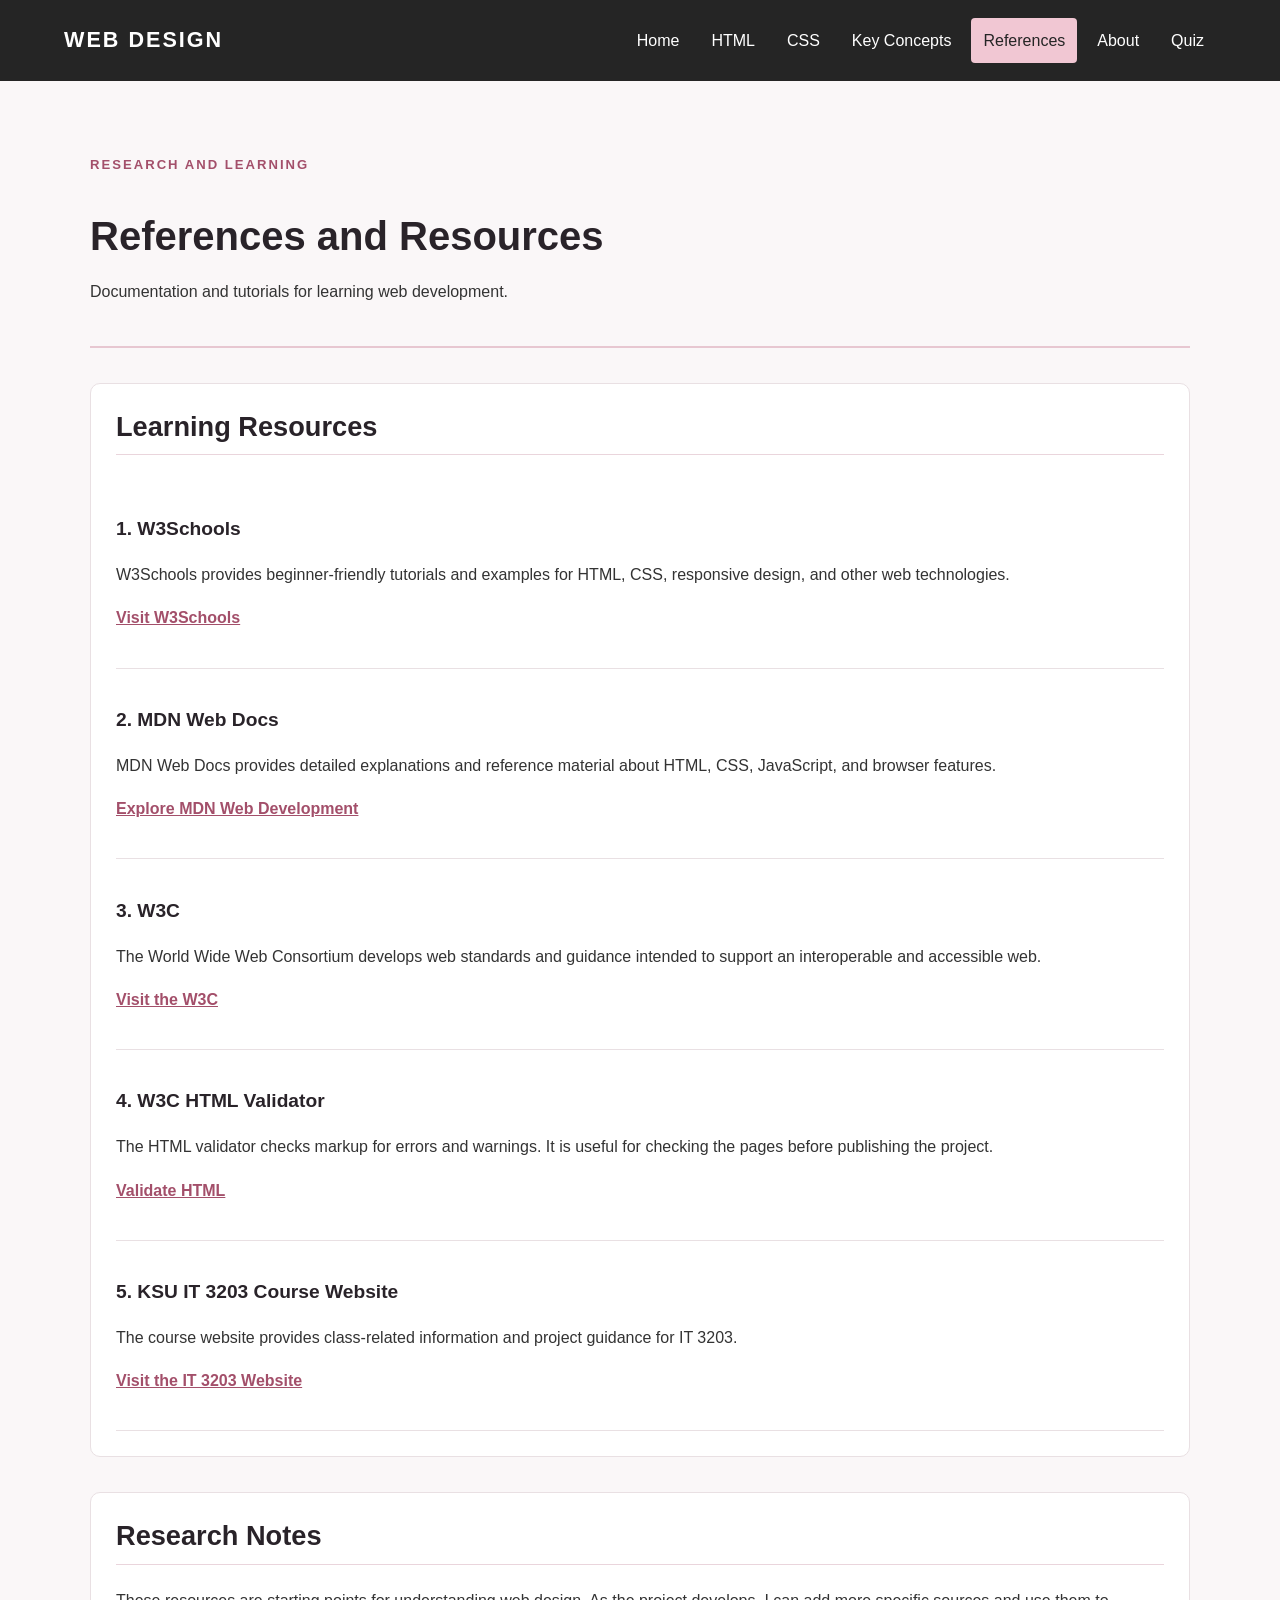
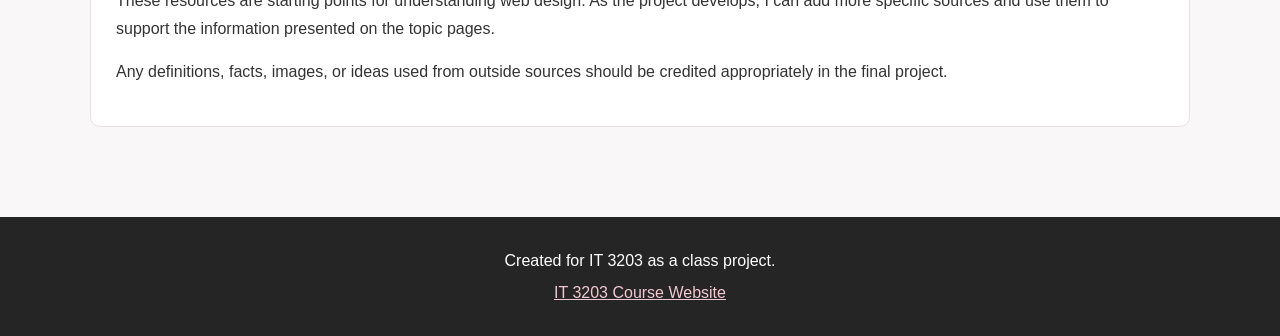
<file: references.html>
<!DOCTYPE html>
<html lang="en">
<head>
    <meta name="viewport" content="width=device-width, initial-scale=1.0">
    <meta charset="UTF-8">
    <meta name="viewport" content="width=device-width, initial-scale=1.0">
    <title> References | Understanding Web Design</title>
    <link rel="stylesheet" href="style.css">
</head>
<body>
    <!-- Shared navigation -->
    <header class="site-header">
        <a class="logo" href="index.html">WEB DESIGN</a>
        <nav aria-label="Main navigation">
            <ul class="nav-links">
                <li><a href="index.html">Home</a></li>
                <li><a href="html-structure.html">HTML</a></li>
                <li><a href="css-design.html">CSS</a></li>
                <li><a href="key-concepts.html">Key Concepts</a></li>
                <li><a class="active" href="references.html">References</a></li>
                <li><a href="about.html">About</a></li>
                <li><a href="quiz.html">Quiz</a></li>
            </ul>
        </nav>
    </header>

    <main class="container">
        <section class="page-heading">
            <p class="eyebrow">RESEARCH AND LEARNING</p>
            <h1>References and Resources</h1>
            <p>Documentation and tutorials for learning web development.</p>
        </section>

        <section class="content-section">
            <h2>Learning Resources</h2>

            <article class="resource-item">
                <h3>1. W3Schools</h3>
                <p>
                    W3Schools provides beginner-friendly tutorials and
                    examples for HTML, CSS, responsive design, and other
                    web technologies.
                </p>
                <p>
                    <a href="https://www.w3schools.com/"
                       target="_blank" rel="noopener noreferrer">
                        Visit W3Schools
                    </a>
                </p>
            </article>

            <article class="resource-item">
                <h3>2. MDN Web Docs</h3>
                <p>
                    MDN Web Docs provides detailed explanations and reference
                    material about HTML, CSS, JavaScript, and browser features.
                </p>
                <p>
                    <a href="https://developer.mozilla.org/en-US/docs/Learn_web_development"
                       target="_blank" rel="noopener noreferrer">
                        Explore MDN Web Development
                    </a>
                </p>
            </article>

            <article class="resource-item">
                <h3>3. W3C</h3>
                <p>
                    The World Wide Web Consortium develops web standards and
                    guidance intended to support an interoperable and
                    accessible web.
                </p>
                <p>
                    <a href="https://www.w3.org/"
                       target="_blank" rel="noopener noreferrer">
                        Visit the W3C
                    </a>
                </p>
            </article>

            <article class="resource-item">
                <h3>4. W3C HTML Validator</h3>
                <p>
                    The HTML validator checks markup for errors and warnings.
                    It is useful for checking the pages before publishing
                    the project.
                </p>
                <p>
                    <a href="https://validator.w3.org/"
                       target="_blank" rel="noopener noreferrer">
                        Validate HTML
                    </a>
                </p>
            </article>

            <article class="resource-item">
                <h3>5. KSU IT 3203 Course Website</h3>
                <p>
                    The course website provides class-related information
                    and project guidance for IT 3203.
                </p>
                <p>
                    <a href="https://ksuweb.github.io/IT3203/"
                       target="_blank" rel="noopener noreferrer">
                        Visit the IT 3203 Website
                    </a>
                </p>
            </article>
        </section>

        <section class="content-section">
            <h2>Research Notes</h2>
            <p>
                These resources are starting points for understanding web
                design. As the project develops, I can add more specific
                sources and use them to support the information presented
                on the topic pages.
            </p>
            <p>
                Any definitions, facts, images, or ideas used from outside
                sources should be credited appropriately in the final project.
            </p>
        </section>
    </main>

    <footer class="site-footer">
        <p>Created for IT 3203 as a class project.</p>
        <p><a href="https://ksuweb.github.io/IT3203/" target="_blank"
              rel="noopener noreferrer">IT 3203 Course Website</a></p>
    </footer>
</body>
</html>
</file>
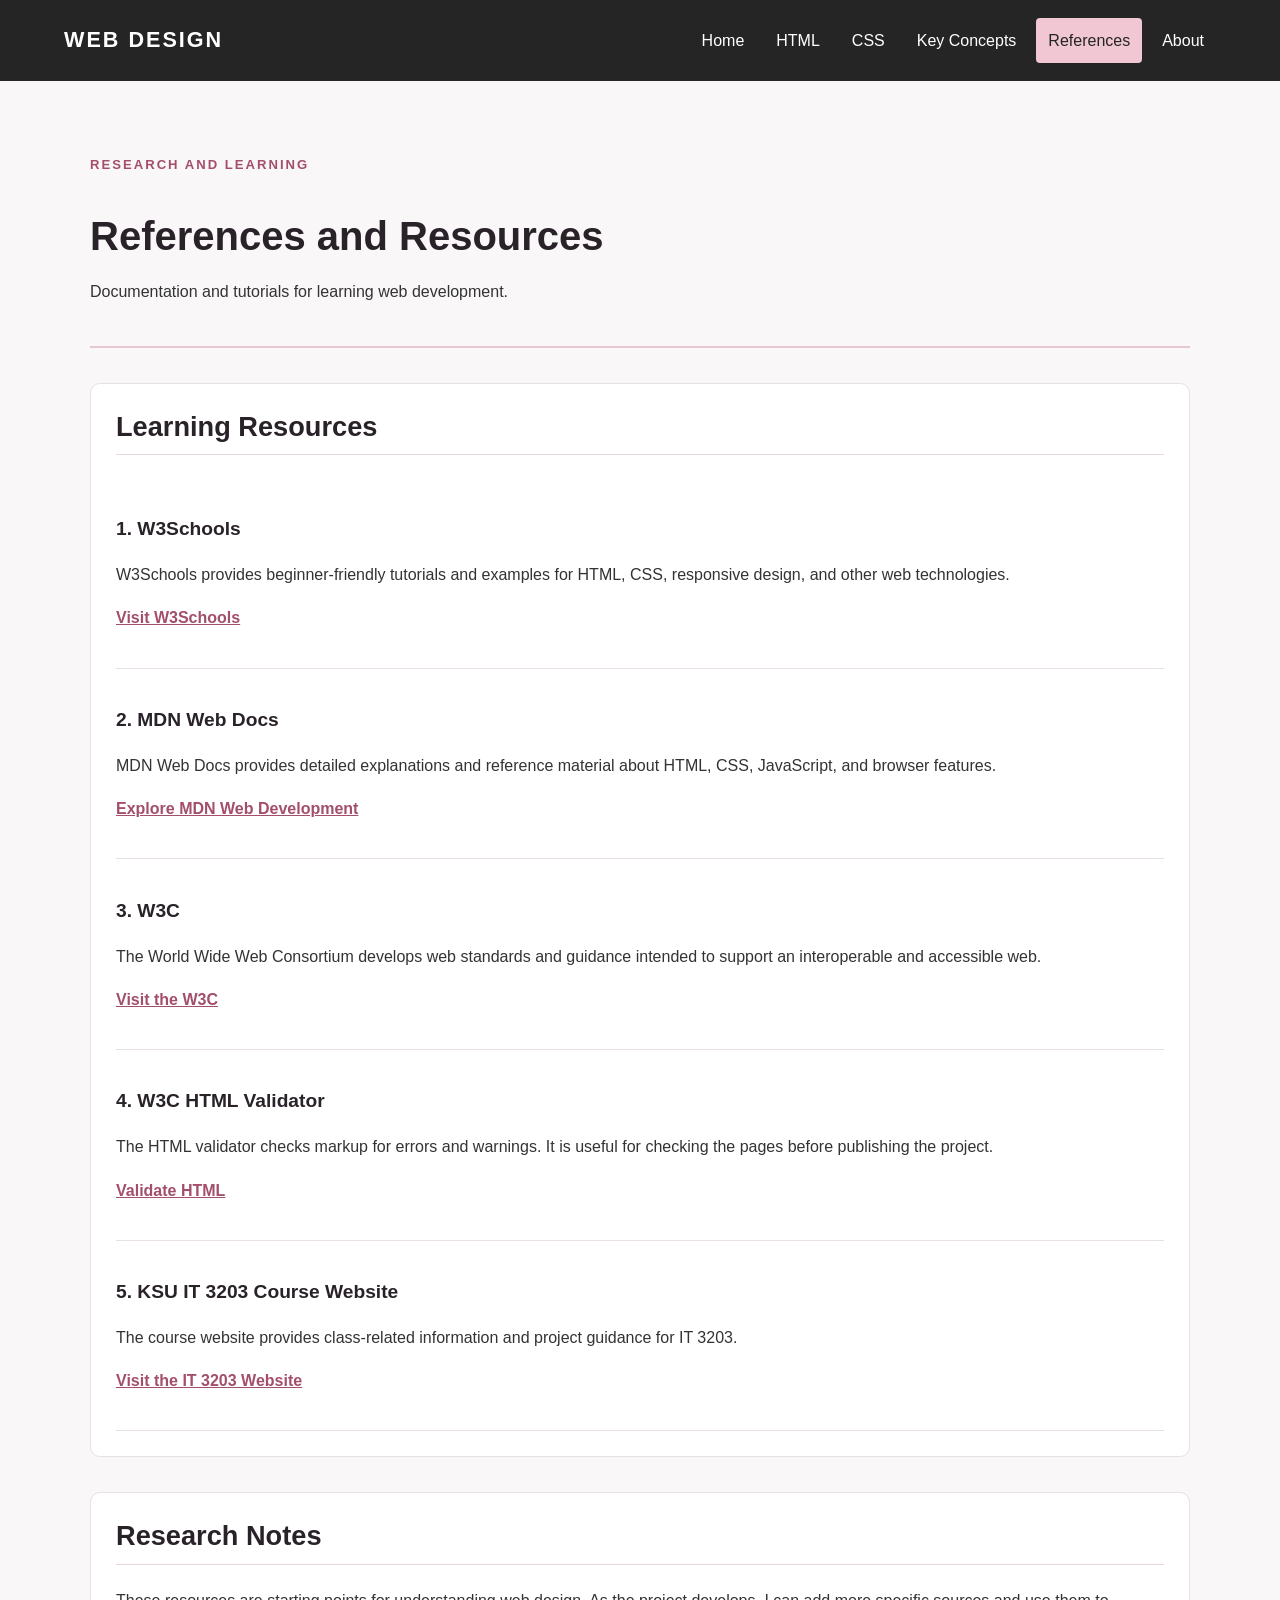
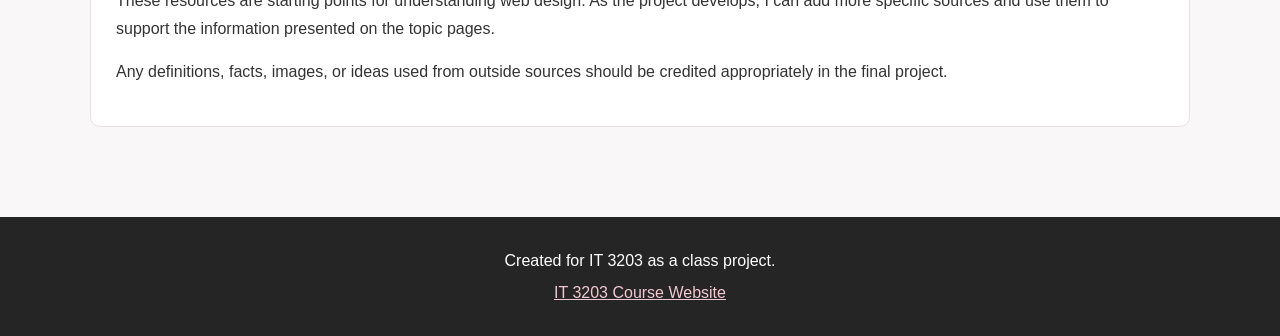
<file: Refrences.html>
<!DOCTYPE html>
<html lang="en">
<head>
    <meta charset="UTF-8">
    <meta name="viewport" content="width=device-width, initial-scale=1.0">
    <title> References | Understanding Web Design</title>
    <link rel="stylesheet" href="style.css">
</head>
<body>
    <!-- Shared navigation -->
    <header class="site-header">
        <a class="logo" href="index.html">WEB DESIGN</a>
        <nav aria-label="Main navigation">
            <ul class="nav-links">
                <li><a href="index.html">Home</a></li>
                <li><a href="html-structure.html">HTML</a></li>
                <li><a href="css-design.html">CSS</a></li>
                <li><a href="key-concepts.html">Key Concepts</a></li>
                <li><a class="active" href="references.html">References</a></li>
                <li><a href="about.html">About</a></li>
            </ul>
        </nav>
    </header>

    <main class="container">
        <section class="page-heading">
            <p class="eyebrow">RESEARCH AND LEARNING</p>
            <h1>References and Resources</h1>
            <p>Documentation and tutorials for learning web development.</p>
        </section>

        <section class="content-section">
            <h2>Learning Resources</h2>

            <article class="resource-item">
                <h3>1. W3Schools</h3>
                <p>
                    W3Schools provides beginner-friendly tutorials and
                    examples for HTML, CSS, responsive design, and other
                    web technologies.
                </p>
                <p>
                    <a href="https://www.w3schools.com/"
                       target="_blank" rel="noopener noreferrer">
                        Visit W3Schools
                    </a>
                </p>
            </article>

            <article class="resource-item">
                <h3>2. MDN Web Docs</h3>
                <p>
                    MDN Web Docs provides detailed explanations and reference
                    material about HTML, CSS, JavaScript, and browser features.
                </p>
                <p>
                    <a href="https://developer.mozilla.org/en-US/docs/Learn_web_development"
                       target="_blank" rel="noopener noreferrer">
                        Explore MDN Web Development
                    </a>
                </p>
            </article>

            <article class="resource-item">
                <h3>3. W3C</h3>
                <p>
                    The World Wide Web Consortium develops web standards and
                    guidance intended to support an interoperable and
                    accessible web.
                </p>
                <p>
                    <a href="https://www.w3.org/"
                       target="_blank" rel="noopener noreferrer">
                        Visit the W3C
                    </a>
                </p>
            </article>

            <article class="resource-item">
                <h3>4. W3C HTML Validator</h3>
                <p>
                    The HTML validator checks markup for errors and warnings.
                    It is useful for checking the pages before publishing
                    the project.
                </p>
                <p>
                    <a href="https://validator.w3.org/"
                       target="_blank" rel="noopener noreferrer">
                        Validate HTML
                    </a>
                </p>
            </article>

            <article class="resource-item">
                <h3>5. KSU IT 3203 Course Website</h3>
                <p>
                    The course website provides class-related information
                    and project guidance for IT 3203.
                </p>
                <p>
                    <a href="https://ksuweb.github.io/IT3203/"
                       target="_blank" rel="noopener noreferrer">
                        Visit the IT 3203 Website
                    </a>
                </p>
            </article>
        </section>

        <section class="content-section">
            <h2>Research Notes</h2>
            <p>
                These resources are starting points for understanding web
                design. As the project develops, I can add more specific
                sources and use them to support the information presented
                on the topic pages.
            </p>
            <p>
                Any definitions, facts, images, or ideas used from outside
                sources should be credited appropriately in the final project.
            </p>
        </section>
    </main>

    <footer class="site-footer">
        <p>Created for IT 3203 as a class project.</p>
        <p><a href="https://ksuweb.github.io/IT3203/" target="_blank"
              rel="noopener noreferrer">IT 3203 Course Website</a></p>
    </footer>
</body>
</html>
</file>
<file: style.css>
/* =========================================
   IT 3203 WEB DESIGN PROJECT
   Shared stylesheet for all six pages
   ========================================= */

/* 1. Basic page settings */
* {
    box-sizing: border-box;
}

body {
    margin: 0;
    font-family: Arial, Helvetica, sans-serif;
    line-height: 1.7;
    color: #333333;
    background-color: #faf7f8;
}

/* 2. Element selectors */
h1,
h2,
h3 {
    line-height: 1.3;
    color: #292329;
}

h1 {
    font-size: 2.5rem;
    margin-bottom: 15px;
}

h2 {
    font-size: 1.7rem;
    margin-top: 0;
}

h3 {
    font-size: 1.2rem;
}

p {
    margin-bottom: 16px;
}

img {
    max-width: 100%;
    height: auto;
}

/* 3. Shared navigation */
.site-header {
    background-color: #252525;
    color: #ffffff;
    padding: 18px 5%;
    display: flex;
    align-items: center;
    justify-content: space-between;
    gap: 24px;
    flex-wrap: wrap;
}

.logo {
    color: #ffffff;
    font-size: 1.35rem;
    font-weight: bold;
    letter-spacing: 2px;
    text-decoration: none;
}

.nav-links {
    display: flex;
    flex-wrap: wrap;
    gap: 8px;
    list-style: none;
    margin: 0;
    padding: 0;
}

.nav-links a {
    display: block;
    color: #ffffff;
    padding: 9px 12px;
    text-decoration: none;
    border-radius: 4px;
    transition: background-color 0.2s ease,
                color 0.2s ease;
}

/* Required hover effect on links */
.nav-links a:hover,
.nav-links a:focus-visible {
    color: #252525;
    background-color: #f1c7d3;
}

/* Indicates the current page */
.nav-links a.active {
    color: #252525;
    background-color: #f1c7d3;
}

/* 4. Main content area */
.container {
    width: min(1100px, 90%);
    margin: 0 auto;
    padding: 35px 0 55px;
}

.hero {
    padding: 65px 35px;
    background-color: #f3dfe5;
    border: 1px solid #e7c7d1;
    border-radius: 12px;
    margin-bottom: 35px;
}

.hero h1 {
    max-width: 750px;
}

.hero p {
    max-width: 750px;
}

.eyebrow {
    color: #a34f6a;
    font-size: 0.82rem;
    font-weight: bold;
    letter-spacing: 2px;
    text-transform: uppercase;
}

.page-heading {
    padding: 25px 0;
    border-bottom: 2px solid #e7c7d1;
    margin-bottom: 30px;
}

.page-heading p {
    max-width: 750px;
}

/* Optional ID selector demonstration:
   Add id="main-title" to an HTML heading to apply this rule. */
#main-title {
    color: #a34f6a;
}

/* 5. Content sections */
.content-section {
    margin: 35px 0;
    padding: 25px;
    background-color: #ffffff;
    border: 1px solid #e9e0e3;
    border-radius: 10px;
}

.content-section h2 {
    border-bottom: 1px solid #ead5dc;
    padding-bottom: 10px;
}

/* 6. Button styling */
.button {
    display: inline-block;
    padding: 11px 20px;
    margin-top: 12px;
    color: #ffffff;
    background-color: #a34f6a;
    border: 2px solid #a34f6a;
    border-radius: 5px;
    text-decoration: none;
    font-weight: bold;
    transition: background-color 0.2s ease;
}

.button:hover,
.button:focus-visible {
    background-color: #77374c;
    border-color: #77374c;
}

/* 7. Cards arranged with CSS Grid */
.card-grid {
    display: grid;
    grid-template-columns: repeat(2, minmax(0, 1fr));
    gap: 20px;
}

.content-card {
    padding: 22px;
    background-color: #fff9fb;
    border: 1px solid #e7c7d1;
    border-radius: 8px;
    transition: transform 0.2s ease,
                box-shadow 0.2s ease;
}

.content-card:hover {
    transform: translateY(-3px);
    box-shadow: 0 5px 15px rgba(70, 35, 48, 0.12);
}

.content-card h3,
.content-card h2 {
    margin-top: 0;
}

.content-card a {
    color: #a34f6a;
    text-decoration: none;
}

.content-card a:hover,
.content-card a:focus-visible {
    text-decoration: underline;
}

/* 8. Lists */
.term-list {
    padding-left: 25px;
}

.term-list li {
    margin-bottom: 10px;
}

/* 9. Code examples */
pre {
    padding: 18px;
    overflow-x: auto;
    color: #f8f8f8;
    background-color: #292929;
    border-radius: 6px;
    font-size: 0.9rem;
}

code {
    font-family: Consolas, "Courier New", monospace;
}

p code,
li code {
    padding: 2px 5px;
    background-color: #f3e7eb;
    border-radius: 3px;
}

/* 10. Tables */
.table-wrapper {
    overflow-x: auto;
}

table {
    width: 100%;
    border-collapse: collapse;
    margin-top: 15px;
}

caption {
    padding: 10px;
    font-weight: bold;
    text-align: left;
}

th,
td {
    padding: 12px;
    border: 1px solid #ddcdd3;
    text-align: left;
}

thead {
    color: #ffffff;
    background-color: #a34f6a;
}

tbody tr:nth-child(even) {
    background-color: #faf0f3;
}

/* 11. Reference resources */
.resource-item {
    padding: 20px 0;
    border-bottom: 1px solid #e9e0e3;
}

.resource-item a {
    color: #a34f6a;
    font-weight: bold;
}

.resource-item a:hover,
.resource-item a:focus-visible {
    color: #77374c;
}

/* 12. About page layout */
.about-layout {
    display: grid;
    grid-template-columns: 2fr 1fr;
    gap: 30px;
    align-items: start;
}

.profile-card {
    padding: 25px;
    background-color: #f3dfe5;
    border: 1px solid #e7c7d1;
    border-radius: 10px;
}

.profile-placeholder {
    display: grid;
    place-items: center;
    width: 85px;
    height: 85px;
    margin-bottom: 20px;
    color: #ffffff;
    background-color: #a34f6a;
    border-radius: 50%;
    font-size: 1.5rem;
    font-weight: bold;
}

/* 13. Footer shared by all pages */
.site-footer {
    padding: 25px 5%;
    color: #ffffff;
    background-color: #252525;
    text-align: center;
}

.site-footer p {
    margin: 5px 0;
}

.site-footer a {
    color: #f1c7d3;
}

.site-footer a:hover,
.site-footer a:focus-visible {
    color: #ffffff;
}

/* 14. Responsive layout for tablets and phones */
@media (max-width: 700px) {
    .site-header {
        align-items: flex-start;
        flex-direction: column;
    }

    .nav-links {
        flex-direction: column;
        width: 100%;
    }

    .nav-links a {
        width: 100%;
    }

    .container {
        width: 92%;
    }

    .hero {
        padding: 35px 22px;
    }

    h1 {
        font-size: 2rem;
    }

    .card-grid {
        grid-template-columns: 1fr;
    }

    .about-layout {
        grid-template-columns: 1fr;
    }

    .content-section {
        padding: 18px;
    }
}

/* ===== Self-Assessment Quiz ===== */

.quiz-container {
    width: min(900px, 92%);
    margin: 35px auto;
}

.quiz-intro {
    padding: 25px;
    margin-bottom: 25px;
    background-color: #fff0f5;
    border: 1px solid #e8c5d2;
    border-radius: 12px;
}

.quiz-intro h2 {
    margin-top: 0;
}

.timer-box {
    display: inline-block;
    padding: 10px 16px;
    background-color: #ffffff;
    border: 1px solid #d9b1c0;
    border-radius: 8px;
}

#timer {
    font-size: 1.2rem;
    color: #8c2450;
}

#timer.timer-warning {
    color: #b42318;
}

.question {
    min-width: 0;
    padding: 22px;
    margin: 22px 0;
    background-color: #ffffff;
    border: 1px solid #dddddd;
    border-left: 5px solid #c76b91;
    border-radius: 10px;
}

.question legend {
    padding: 0 8px;
    font-size: 1.1rem;
    font-weight: bold;
}

.question p {
    margin-top: 8px;
}

.question label {
    display: block;
    margin: 12px 0;
    line-height: 1.5;
    cursor: pointer;
}

.question input[type="radio"],
.question input[type="checkbox"] {
    margin-right: 9px;
    accent-color: #a33b68;
    transform: scale(1.1);
}

.question input[type="text"] {
    display: block;
    width: 100%;
    max-width: 450px;
    padding: 12px;
    margin-top: 12px;
    border: 1px solid #aaaaaa;
    border-radius: 6px;
    font: inherit;
}

.question input:focus-visible,
.quiz-actions button:focus-visible,
nav a:focus-visible {
    outline: 3px solid #a33b68;
    outline-offset: 3px;
}

.quiz-actions {
    display: flex;
    flex-wrap: wrap;
    gap: 12px;
    margin: 25px 0;
}

.quiz-actions button {
    padding: 12px 22px;
    border: 0;
    border-radius: 7px;
    background-color: #a33b68;
    color: #ffffff;
    font: inherit;
    font-weight: bold;
    cursor: pointer;
}

.quiz-actions button:hover {
    background-color: #81274f;
}

.quiz-actions button:disabled {
    background-color: #888888;
    cursor: not-allowed;
}

.quiz-actions .reset-button {
    background-color: #555555;
}

.quiz-actions .reset-button:hover {
    background-color: #333333;
}

.results {
    margin: 30px 0;
    scroll-margin-top: 20px;
}

.score-summary {
    padding: 25px;
    margin-bottom: 25px;
    border-radius: 10px;
    border: 2px solid;
}

.score-summary.pass {
    color: #155724;
    background-color: #e8f5e9;
    border-color: #2e8540;
}

.score-summary.fail {
    color: #842029;
    background-color: #fff0f0;
    border-color: #c0392b;
}

.final-score {
    margin: 10px 0;
    font-size: 2.5rem;
    font-weight: bold;
}

.answer-review {
    padding: 18px;
    margin: 15px 0;
    border-radius: 8px;
    border-left: 5px solid;
}

.answer-review.correct {
    background-color: #edf8ef;
    border-color: #2e8540;
}

.answer-review.incorrect {
    background-color: #fff0f0;
    border-color: #c0392b;
}

.answer-review h3 {
    margin-top: 0;
}

/* ===== Self-Assessment Quiz ===== */

.quiz-container {
    width: min(900px, 92%);
    margin: 35px auto;
}

.quiz-intro {
    padding: 25px;
    margin-bottom: 25px;
    background-color: #fff0f5;
    border: 1px solid #e8c5d2;
    border-radius: 12px;
}

.quiz-intro h2 {
    margin-top: 0;
}

.timer-box {
    display: inline-block;
    padding: 10px 16px;
    background-color: #ffffff;
    border: 1px solid #d9b1c0;
    border-radius: 8px;
}

#timer {
    font-size: 1.2rem;
    color: #8c2450;
}

#timer.timer-warning {
    color: #b42318;
}

.question {
    min-width: 0;
    padding: 22px;
    margin: 22px 0;
    background-color: #ffffff;
    border: 1px solid #dddddd;
    border-left: 5px solid #c76b91;
    border-radius: 10px;
}

.question legend {
    padding: 0 8px;
    font-size: 1.1rem;
    font-weight: bold;
}

.question p {
    margin-top: 8px;
}

.question label {
    display: block;
    margin: 12px 0;
    line-height: 1.5;
    cursor: pointer;
}

.question input[type="radio"],
.question input[type="checkbox"] {
    margin-right: 9px;
    accent-color: #a33b68;
    transform: scale(1.1);
}

.question input[type="text"] {
    display: block;
    width: 100%;
    max-width: 450px;
    padding: 12px;
    margin-top: 12px;
    border: 1px solid #aaaaaa;
    border-radius: 6px;
    font: inherit;
}

.question input:focus-visible,
.quiz-actions button:focus-visible,
nav a:focus-visible {
    outline: 3px solid #a33b68;
    outline-offset: 3px;
}

.quiz-actions {
    display: flex;
    flex-wrap: wrap;
    gap: 12px;
    margin: 25px 0;
}

.quiz-actions button {
    padding: 12px 22px;
    border: 0;
    border-radius: 7px;
    background-color: #a33b68;
    color: #ffffff;
    font: inherit;
    font-weight: bold;
    cursor: pointer;
}

.quiz-actions button:hover {
    background-color: #81274f;
}

.quiz-actions button:disabled {
    background-color: #888888;
    cursor: not-allowed;
}

.quiz-actions .reset-button {
    background-color: #555555;
}

.quiz-actions .reset-button:hover {
    background-color: #333333;
}

.results {
    margin: 30px 0;
    scroll-margin-top: 20px;
}

.score-summary {
    padding: 25px;
    margin-bottom: 25px;
    border-radius: 10px;
    border: 2px solid;
}

.score-summary.pass {
    color: #155724;
    background-color: #e8f5e9;
    border-color: #2e8540;
}

.score-summary.fail {
    color: #842029;
    background-color: #fff0f0;
    border-color: #c0392b;
}

.final-score {
    margin: 10px 0;
    font-size: 2.5rem;
    font-weight: bold;
}

.answer-review {
    padding: 18px;
    margin: 15px 0;
    border-radius: 8px;
    border-left: 5px solid;
}

.answer-review.correct {
    background-color: #edf8ef;
    border-color: #2e8540;
}

.answer-review.incorrect {
    background-color: #fff0f0;
    border-color: #c0392b;
}

.answer-review h3 {
    margin-top: 0;
}

@media (max-width: 600px) {
    .quiz-container {
        width: 94%;
        margin: 20px auto;
    }

    .quiz-intro,
    .question {
        padding: 16px;
    }

    .quiz-actions {
        flex-direction: column;
    }

    .quiz-actions button {
        width: 100%;
    }
}

/* Responsive navigation shared across all website pages */
nav ul {
    display: flex;
    flex-wrap: wrap;
    justify-content: center;
    align-items: center;
    gap: 8px;
    padding: 10px;
    margin: 0;
    list-style: none;
}

nav a {
    display: block;
    padding: 12px 14px;
    text-decoration: none;
    border-radius: 6px;
}

/* Tablet screen */
@media screen and (max-width: 768px) {
    nav ul {
        gap: 5px;
    }

    nav a {
        padding: 10px;
        font-size: 15px;
    }
}

/* Smartphone screen */
@media screen and (max-width: 480px) {
    nav ul {
        flex-direction: column;
        align-items: stretch;
        gap: 4px;
    }

    nav li,
    nav a {
        width: 100%;
        text-align: center;
    }
}

/* ===== Global responsive design ===== */

/* Prevent padding and borders from increasing element widths. */
* {
    box-sizing: border-box;
}

/* Prevent content from extending beyond the screen. */
body {
    margin: 0;
    width: 100%;
    overflow-wrap: break-word;
}

/* Keep the main content centered and readable. */
main {
    width: min(1100px, 92%);
    margin: 30px auto;
}

/* Make images shrink to fit their containers. */
img {
    max-width: 100%;
    height: auto;
    display: block;
}

/* Allow wide tables to scroll horizontally on small screens. */
.table-wrapper {
    width: 100%;
    overflow-x: auto;
    -webkit-overflow-scrolling: touch;
}

table {
    width: 100%;
    border-collapse: collapse;
}

th, td {
    padding: 12px;
    text-align: left;
}

/* Tablet layout: up to 768px. */
@media screen and (max-width: 768px) {
    main {
        width: 94%;
        margin: 20px auto;
    }

    .content-grid {
        grid-template-columns: repeat(2, minmax(0, 1fr));
    }

    h1 {
        font-size: 1.8rem;
    }

    h2 {
        font-size: 1.4rem;
    }

    img {
        margin-left: auto;
        margin-right: auto;
    }
}

/* Smartphone layout: up to 480px. */
@media screen and (max-width: 480px) {
    main {
        width: 94%;
        margin: 15px auto;
    }

    .content-grid {
        grid-template-columns: 1fr;
    }

    body {
        font-size: 16px;
        line-height: 1.6;
    }

    h1 {
        font-size: 1.55rem;
    }

    h2 {
        font-size: 1.3rem;
    }

    h3 {
        font-size: 1.1rem;
    }

    /* Keep tables readable without shrinking their text too much. */
    .table-wrapper table {
        min-width: 500px;
    }

    /* Make buttons and form controls easier to use by touch. */
    button,
    input,
    select,
    textarea {
        max-width: 100%;
        font-size: 16px;
    }

    button {
        min-height: 44px;
    }
}
<div class="table-wrapper">
    <table>
        <!-- Your existing table content goes here. -->
    </table>
</div>
</file>
